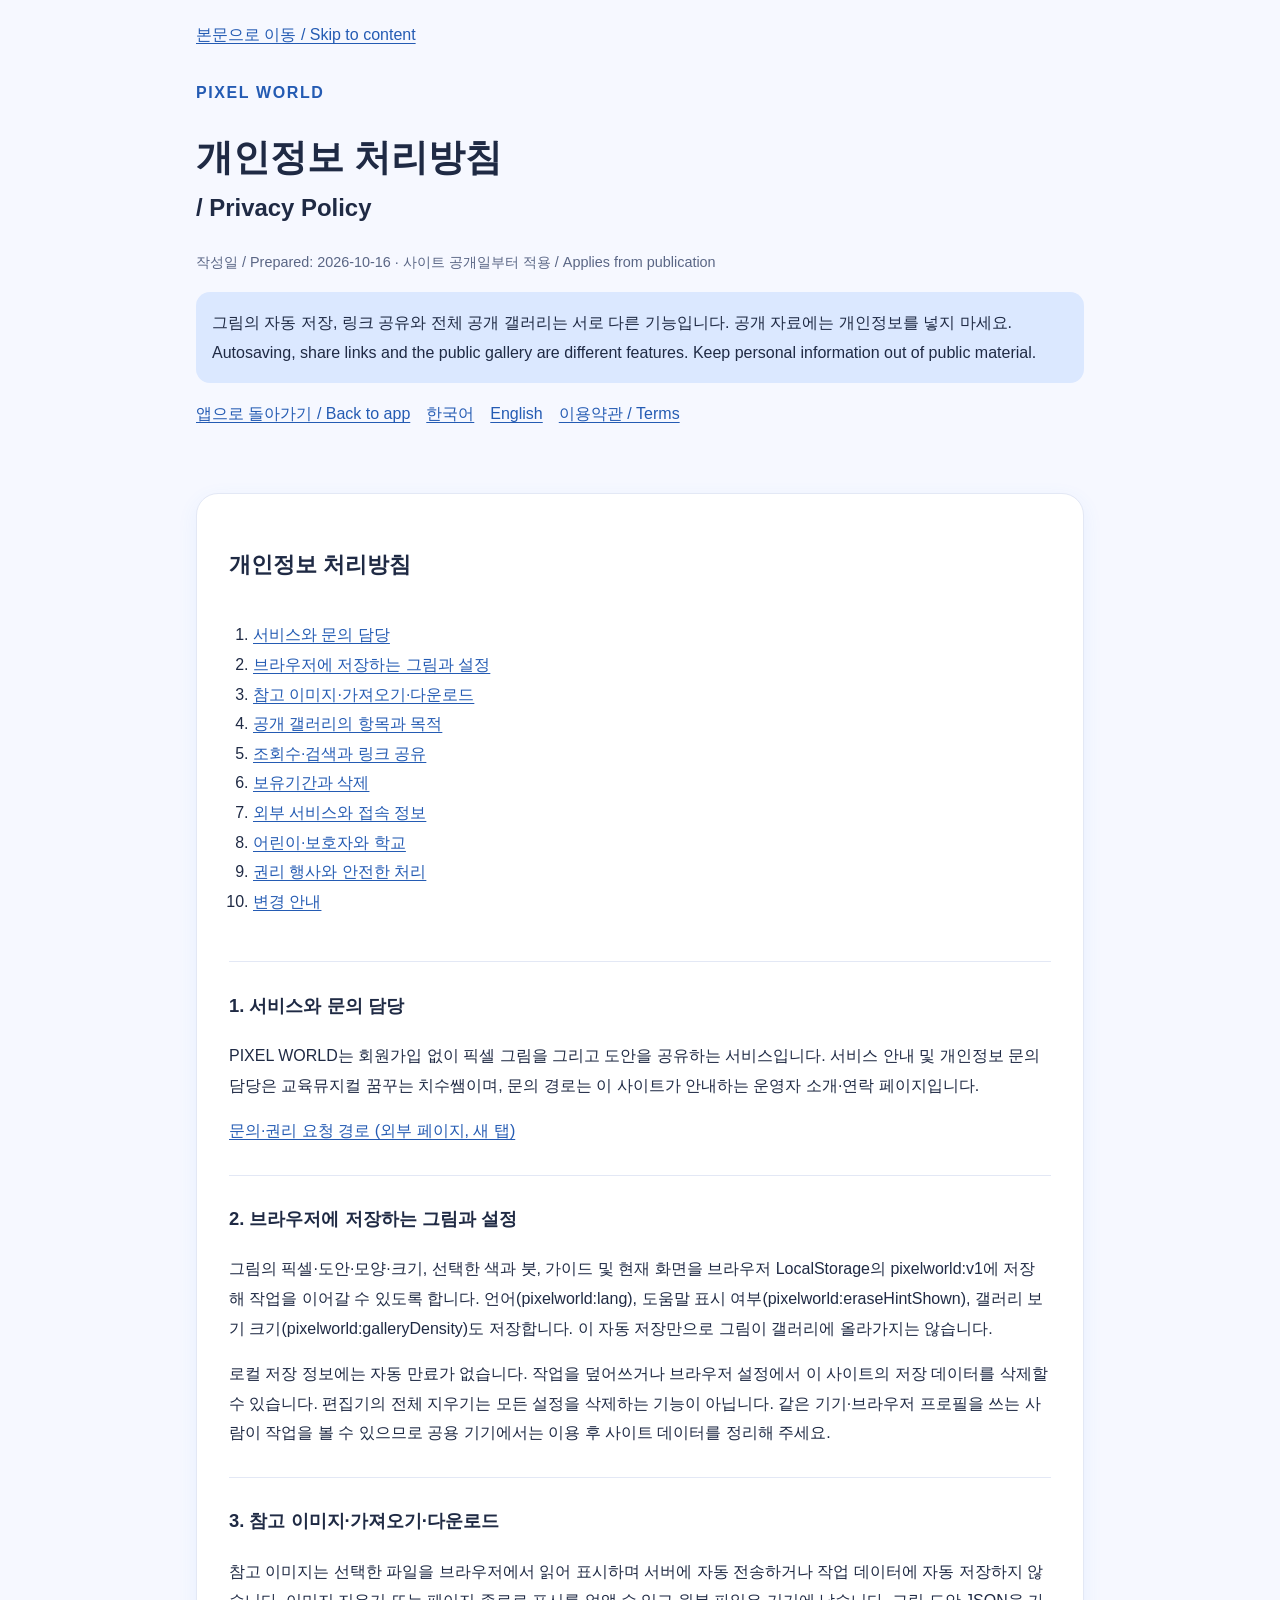
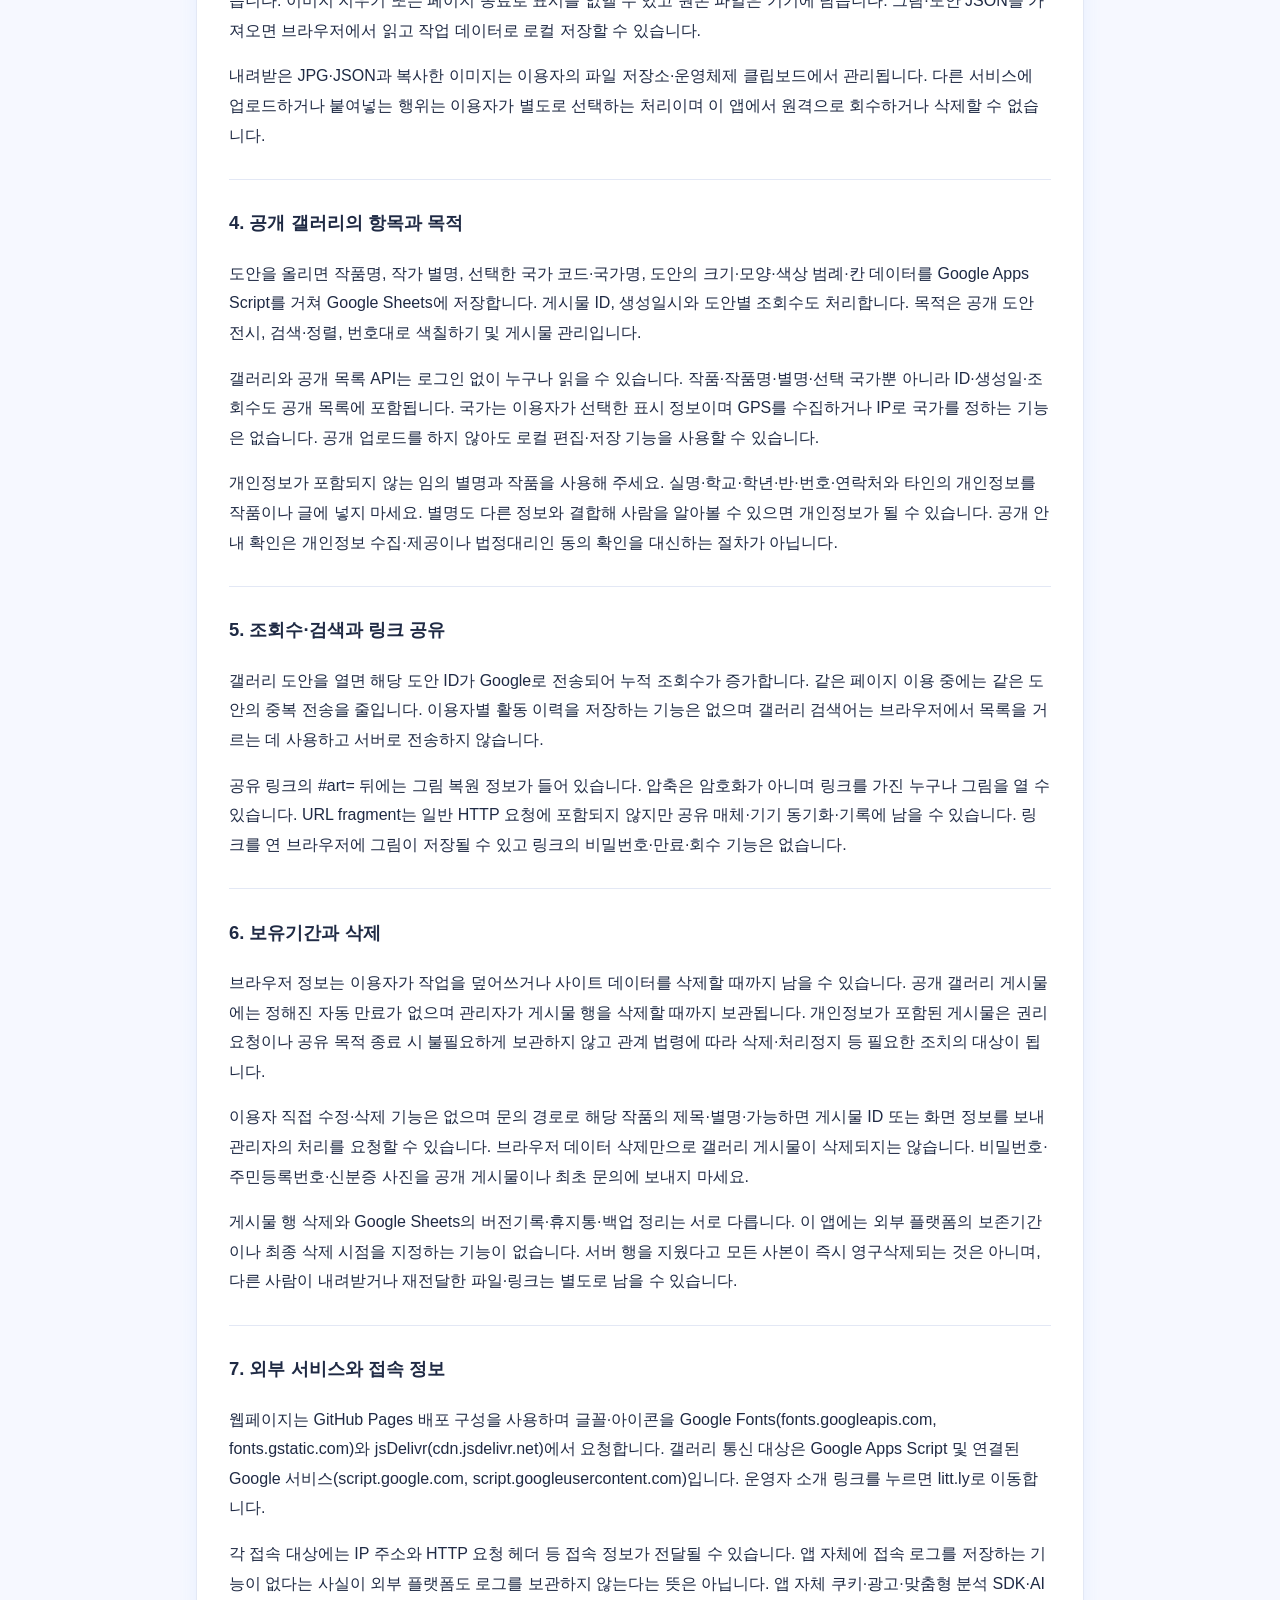
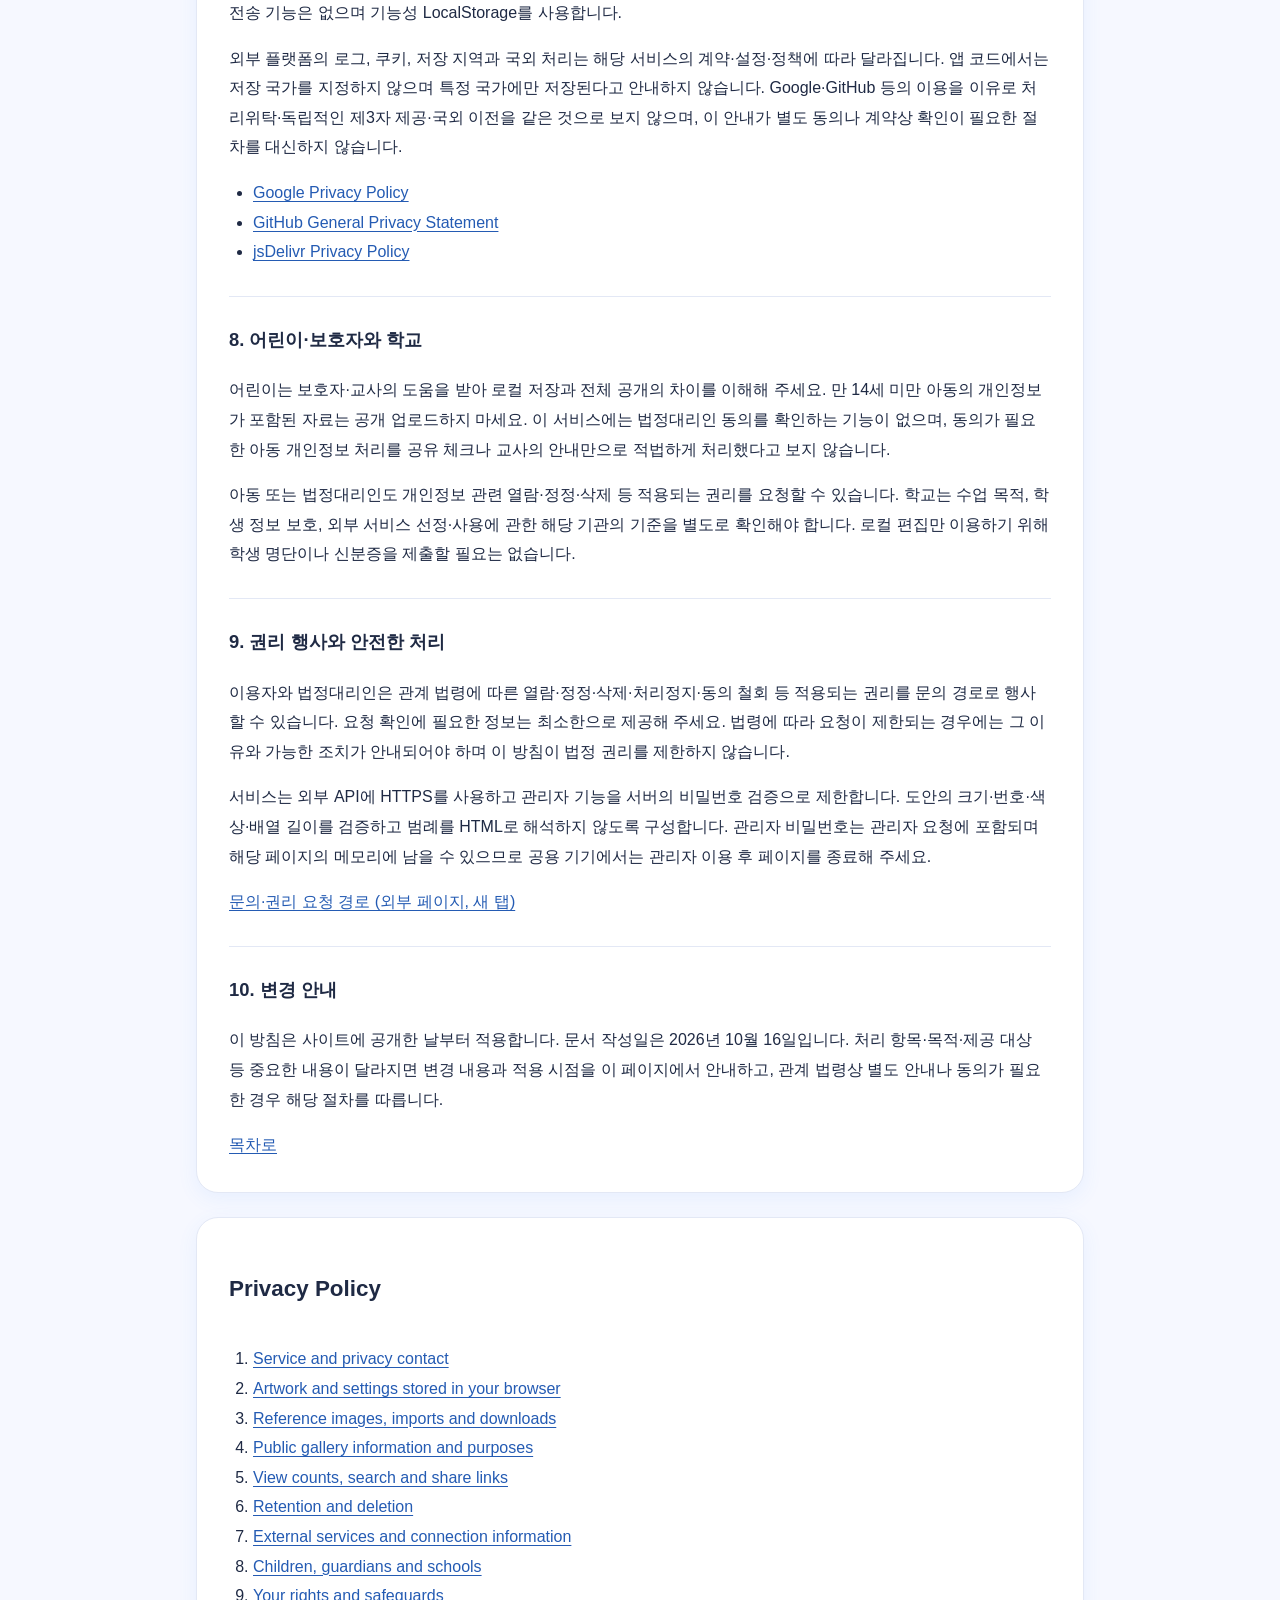
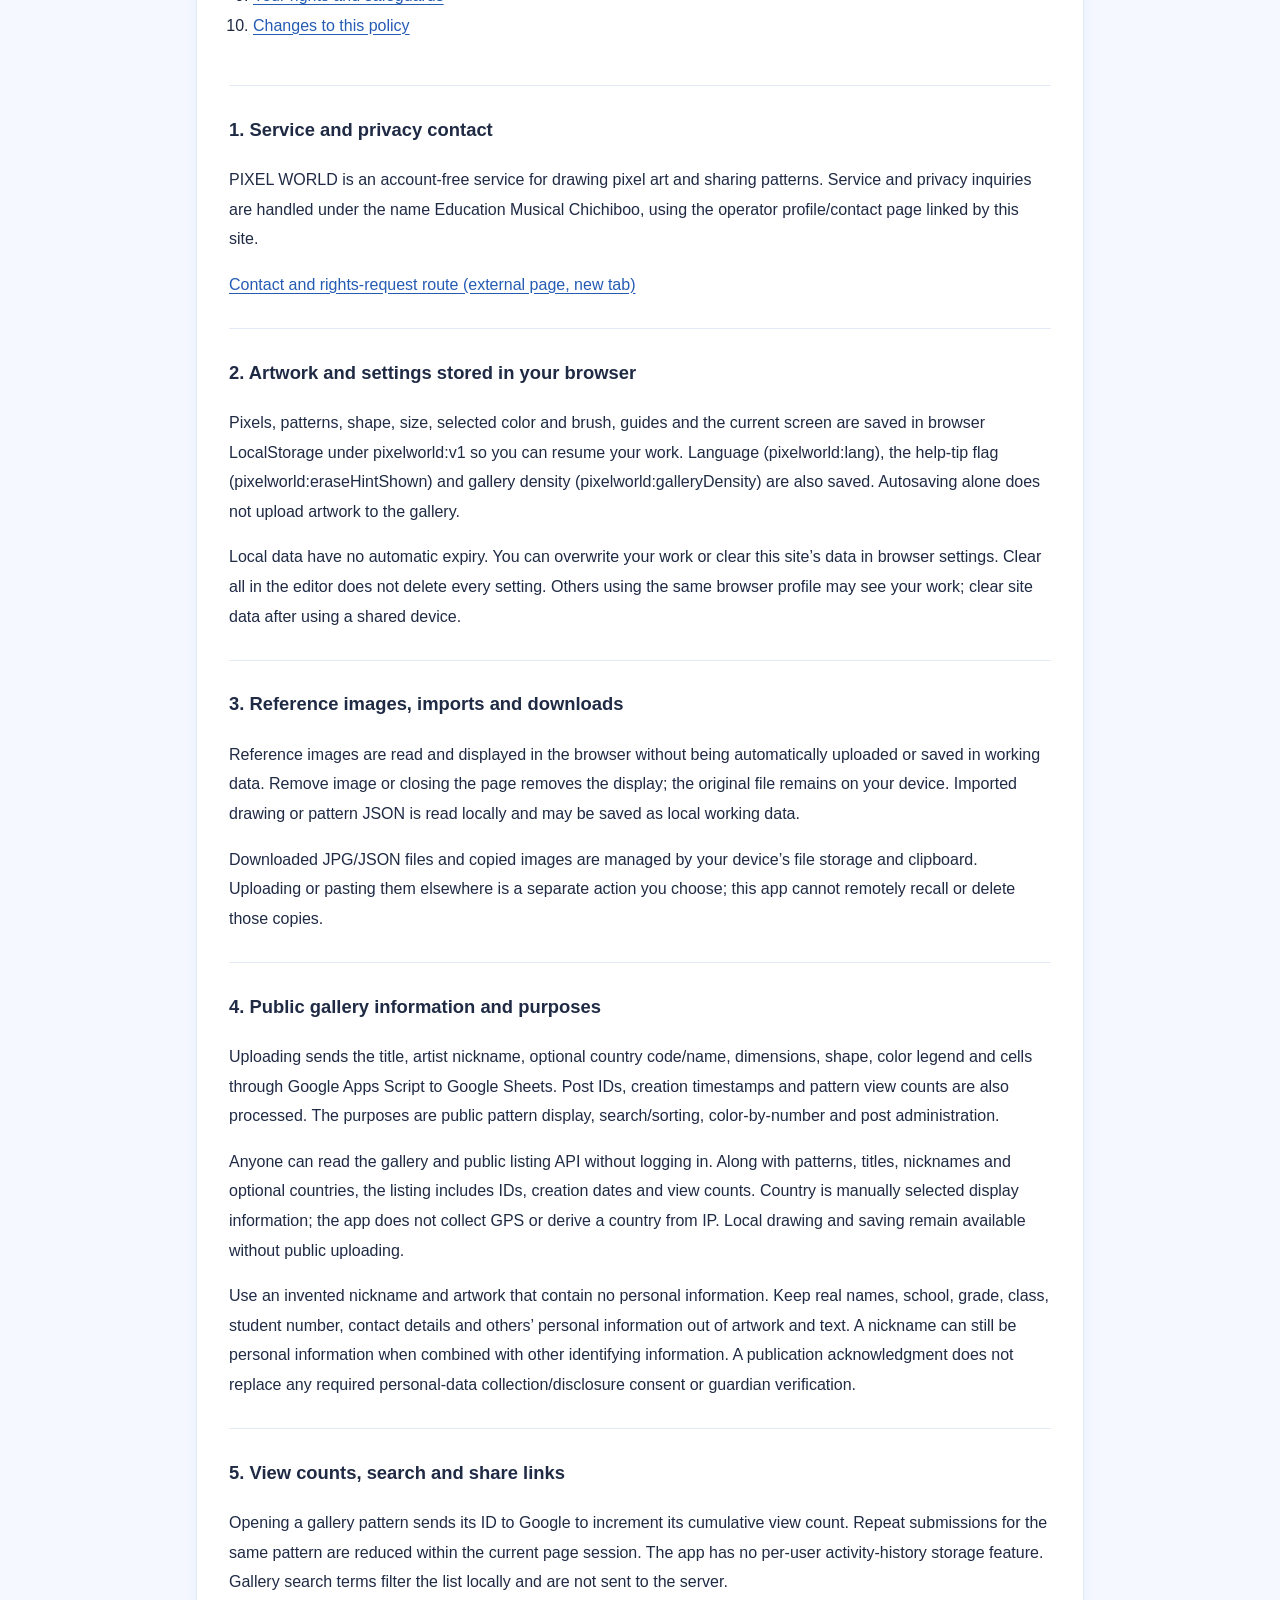
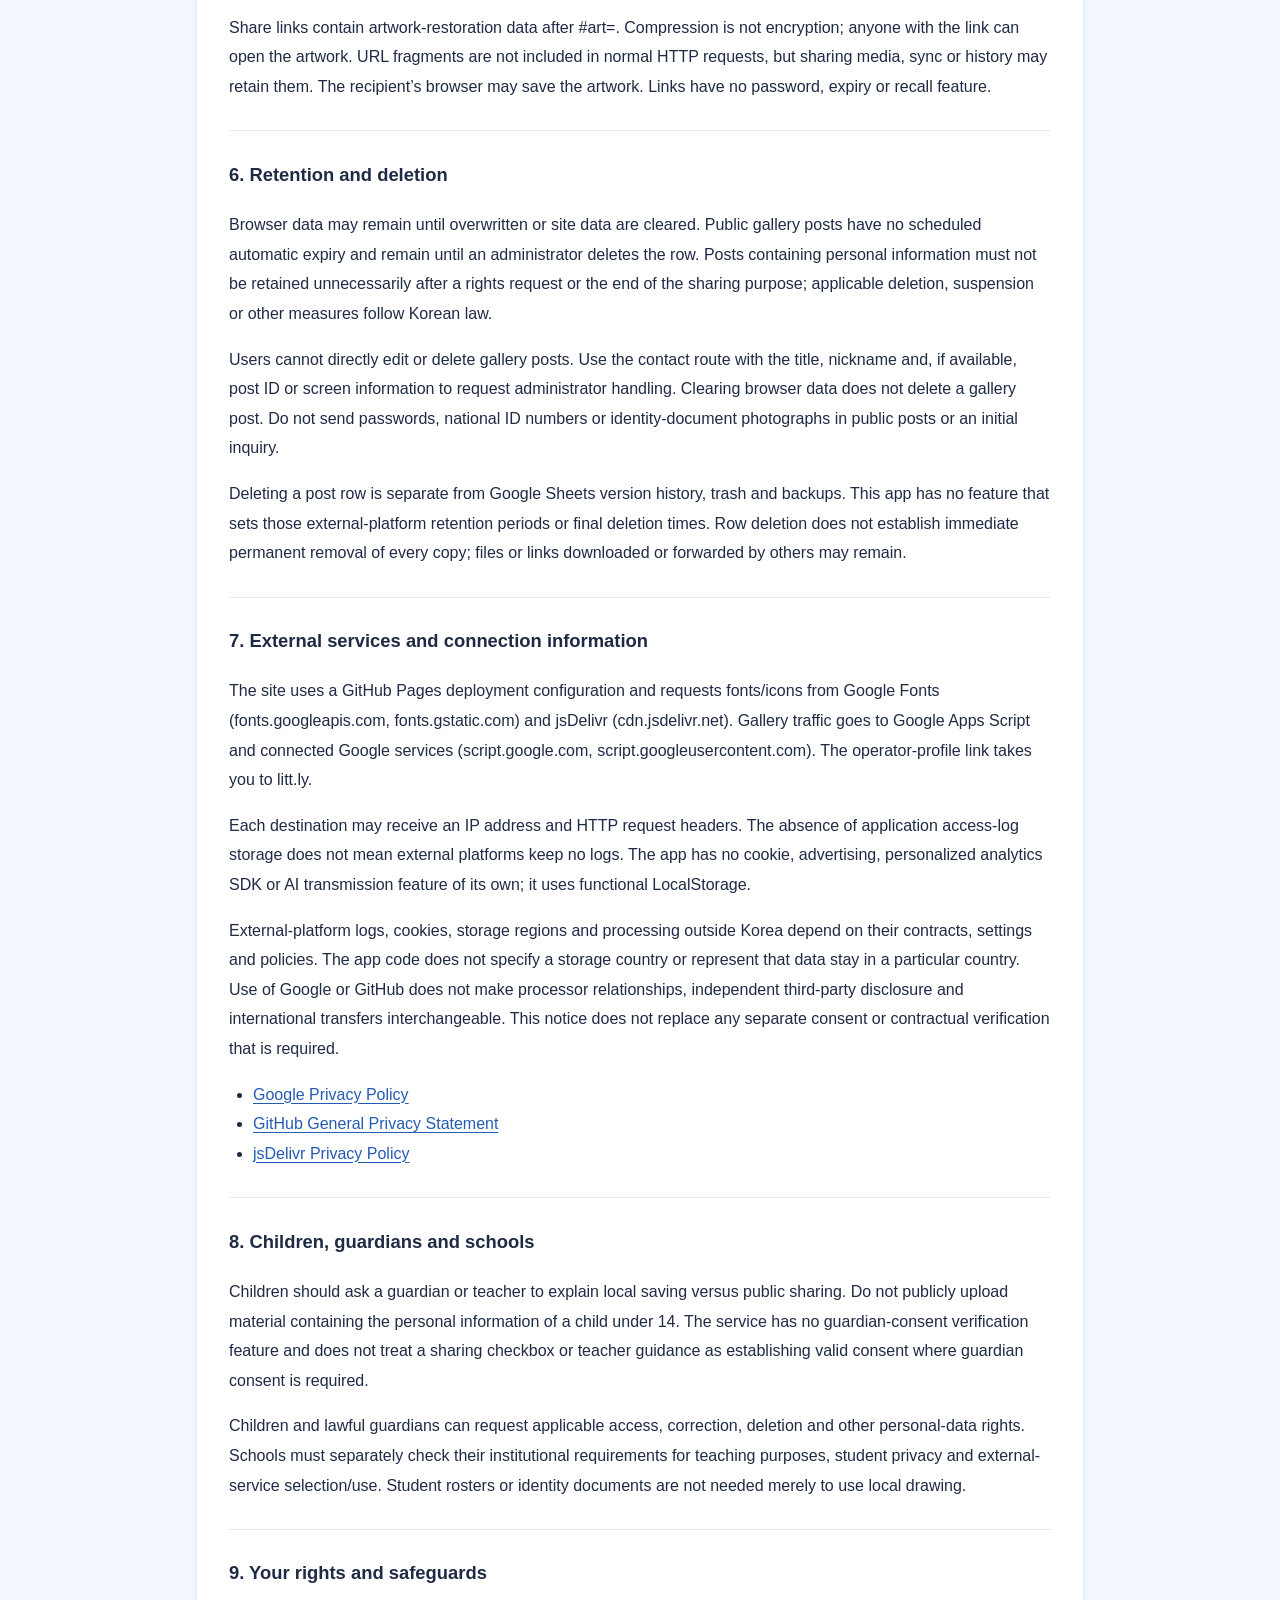
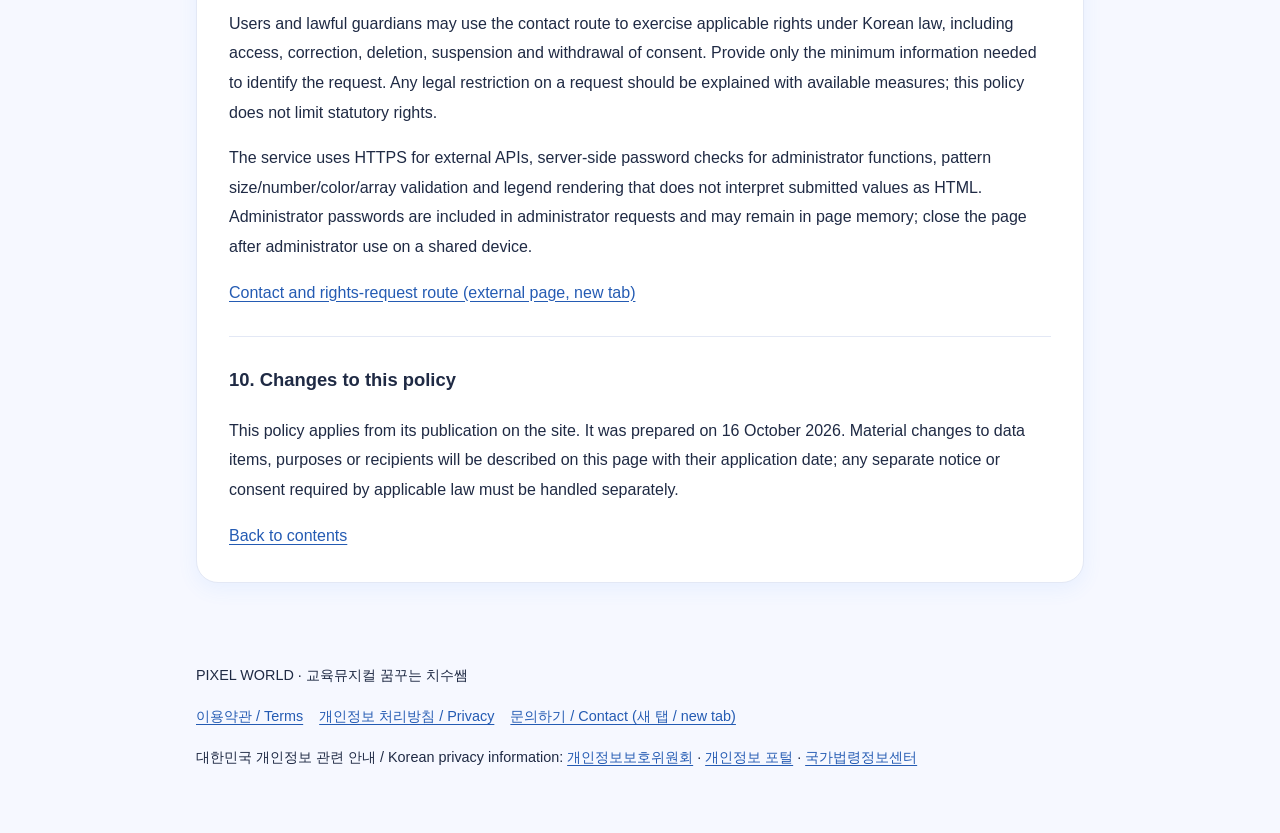
<file: privacy.html>
<!doctype html>
<html lang="ko">
<head>
  <meta charset="utf-8">
  <meta name="viewport" content="width=device-width, initial-scale=1">
  <meta name="description" content="PIXEL WORLD 개인정보 처리방침">
  <title>PIXEL WORLD · 개인정보 처리방침 / Privacy Policy</title>
  <link rel="icon" type="image/svg+xml" href="favicon.svg">
  <link rel="stylesheet" href="legal.css?v=1">
</head>
<body>
  <a class="skip" href="#main">본문으로 이동 / Skip to content</a>
  <header class="legal-header">
    <p class="brand">PIXEL WORLD</p>
    <h1>개인정보 처리방침 <span lang="en">/ Privacy Policy</span></h1>
    <p class="document-date">작성일 / Prepared: <time datetime="2026-10-16">2026-10-16</time> · 사이트 공개일부터 적용 / Applies from publication</p>
    <p class="notice"><span lang="ko">그림의 자동 저장, 링크 공유와 전체 공개 갤러리는 서로 다른 기능입니다. 공개 자료에는 개인정보를 넣지 마세요.</span><br><span lang="en">Autosaving, share links and the public gallery are different features. Keep personal information out of public material.</span></p>
    <nav aria-label="언어와 문서 / Languages and documents">
      <a href="index.html">앱으로 돌아가기 / Back to app</a>
      <a href="#ko" lang="ko">한국어</a><a href="#en" lang="en">English</a>
      <a href="terms.html">이용약관 / Terms</a>
    </nav>
  </header>
  <main id="main">
    <article lang="ko" id="ko">
      <h2>개인정보 처리방침</h2>
      <nav aria-label="목차 / Contents"><ol>
        <li><a href="#ko-1">서비스와 문의 담당</a></li>
        <li><a href="#ko-2">브라우저에 저장하는 그림과 설정</a></li>
        <li><a href="#ko-3">참고 이미지·가져오기·다운로드</a></li>
        <li><a href="#ko-4">공개 갤러리의 항목과 목적</a></li>
        <li><a href="#ko-5">조회수·검색과 링크 공유</a></li>
        <li><a href="#ko-6">보유기간과 삭제</a></li>
        <li><a href="#ko-7">외부 서비스와 접속 정보</a></li>
        <li><a href="#ko-8">어린이·보호자와 학교</a></li>
        <li><a href="#ko-9">권리 행사와 안전한 처리</a></li>
        <li><a href="#ko-10">변경 안내</a></li>
      </ol></nav>
      <section id="ko-1">
        <h3>1. 서비스와 문의 담당</h3>
        <p>PIXEL WORLD는 회원가입 없이 픽셀 그림을 그리고 도안을 공유하는 서비스입니다. 서비스 안내 및 개인정보 문의 담당은 교육뮤지컬 꿈꾸는 치수쌤이며, 문의 경로는 이 사이트가 안내하는 운영자 소개·연락 페이지입니다.</p>
        <p><a href="https://litt.ly/chichiboo" target="_blank" rel="noopener noreferrer">문의·권리 요청 경로 (외부 페이지, 새 탭)</a></p>
      </section>
      <section id="ko-2">
        <h3>2. 브라우저에 저장하는 그림과 설정</h3>
        <p>그림의 픽셀·도안·모양·크기, 선택한 색과 붓, 가이드 및 현재 화면을 브라우저 LocalStorage의 pixelworld:v1에 저장해 작업을 이어갈 수 있도록 합니다. 언어(pixelworld:lang), 도움말 표시 여부(pixelworld:eraseHintShown), 갤러리 보기 크기(pixelworld:galleryDensity)도 저장합니다. 이 자동 저장만으로 그림이 갤러리에 올라가지는 않습니다.</p>
        <p>로컬 저장 정보에는 자동 만료가 없습니다. 작업을 덮어쓰거나 브라우저 설정에서 이 사이트의 저장 데이터를 삭제할 수 있습니다. 편집기의 전체 지우기는 모든 설정을 삭제하는 기능이 아닙니다. 같은 기기·브라우저 프로필을 쓰는 사람이 작업을 볼 수 있으므로 공용 기기에서는 이용 후 사이트 데이터를 정리해 주세요.</p>
      </section>
      <section id="ko-3">
        <h3>3. 참고 이미지·가져오기·다운로드</h3>
        <p>참고 이미지는 선택한 파일을 브라우저에서 읽어 표시하며 서버에 자동 전송하거나 작업 데이터에 자동 저장하지 않습니다. 이미지 지우기 또는 페이지 종료로 표시를 없앨 수 있고 원본 파일은 기기에 남습니다. 그림·도안 JSON을 가져오면 브라우저에서 읽고 작업 데이터로 로컬 저장할 수 있습니다.</p>
        <p>내려받은 JPG·JSON과 복사한 이미지는 이용자의 파일 저장소·운영체제 클립보드에서 관리됩니다. 다른 서비스에 업로드하거나 붙여넣는 행위는 이용자가 별도로 선택하는 처리이며 이 앱에서 원격으로 회수하거나 삭제할 수 없습니다.</p>
      </section>
      <section id="ko-4">
        <h3>4. 공개 갤러리의 항목과 목적</h3>
        <p>도안을 올리면 작품명, 작가 별명, 선택한 국가 코드·국가명, 도안의 크기·모양·색상 범례·칸 데이터를 Google Apps Script를 거쳐 Google Sheets에 저장합니다. 게시물 ID, 생성일시와 도안별 조회수도 처리합니다. 목적은 공개 도안 전시, 검색·정렬, 번호대로 색칠하기 및 게시물 관리입니다.</p>
        <p>갤러리와 공개 목록 API는 로그인 없이 누구나 읽을 수 있습니다. 작품·작품명·별명·선택 국가뿐 아니라 ID·생성일·조회수도 공개 목록에 포함됩니다. 국가는 이용자가 선택한 표시 정보이며 GPS를 수집하거나 IP로 국가를 정하는 기능은 없습니다. 공개 업로드를 하지 않아도 로컬 편집·저장 기능을 사용할 수 있습니다.</p>
        <p>개인정보가 포함되지 않는 임의 별명과 작품을 사용해 주세요. 실명·학교·학년·반·번호·연락처와 타인의 개인정보를 작품이나 글에 넣지 마세요. 별명도 다른 정보와 결합해 사람을 알아볼 수 있으면 개인정보가 될 수 있습니다. 공개 안내 확인은 개인정보 수집·제공이나 법정대리인 동의 확인을 대신하는 절차가 아닙니다.</p>
      </section>
      <section id="ko-5">
        <h3>5. 조회수·검색과 링크 공유</h3>
        <p>갤러리 도안을 열면 해당 도안 ID가 Google로 전송되어 누적 조회수가 증가합니다. 같은 페이지 이용 중에는 같은 도안의 중복 전송을 줄입니다. 이용자별 활동 이력을 저장하는 기능은 없으며 갤러리 검색어는 브라우저에서 목록을 거르는 데 사용하고 서버로 전송하지 않습니다.</p>
        <p>공유 링크의 #art= 뒤에는 그림 복원 정보가 들어 있습니다. 압축은 암호화가 아니며 링크를 가진 누구나 그림을 열 수 있습니다. URL fragment는 일반 HTTP 요청에 포함되지 않지만 공유 매체·기기 동기화·기록에 남을 수 있습니다. 링크를 연 브라우저에 그림이 저장될 수 있고 링크의 비밀번호·만료·회수 기능은 없습니다.</p>
      </section>
      <section id="ko-6">
        <h3>6. 보유기간과 삭제</h3>
        <p>브라우저 정보는 이용자가 작업을 덮어쓰거나 사이트 데이터를 삭제할 때까지 남을 수 있습니다. 공개 갤러리 게시물에는 정해진 자동 만료가 없으며 관리자가 게시물 행을 삭제할 때까지 보관됩니다. 개인정보가 포함된 게시물은 권리 요청이나 공유 목적 종료 시 불필요하게 보관하지 않고 관계 법령에 따라 삭제·처리정지 등 필요한 조치의 대상이 됩니다.</p>
        <p>이용자 직접 수정·삭제 기능은 없으며 문의 경로로 해당 작품의 제목·별명·가능하면 게시물 ID 또는 화면 정보를 보내 관리자의 처리를 요청할 수 있습니다. 브라우저 데이터 삭제만으로 갤러리 게시물이 삭제되지는 않습니다. 비밀번호·주민등록번호·신분증 사진을 공개 게시물이나 최초 문의에 보내지 마세요.</p>
        <p>게시물 행 삭제와 Google Sheets의 버전기록·휴지통·백업 정리는 서로 다릅니다. 이 앱에는 외부 플랫폼의 보존기간이나 최종 삭제 시점을 지정하는 기능이 없습니다. 서버 행을 지웠다고 모든 사본이 즉시 영구삭제되는 것은 아니며, 다른 사람이 내려받거나 재전달한 파일·링크는 별도로 남을 수 있습니다.</p>
      </section>
      <section id="ko-7">
        <h3>7. 외부 서비스와 접속 정보</h3>
        <p>웹페이지는 GitHub Pages 배포 구성을 사용하며 글꼴·아이콘을 Google Fonts(fonts.googleapis.com, fonts.gstatic.com)와 jsDelivr(cdn.jsdelivr.net)에서 요청합니다. 갤러리 통신 대상은 Google Apps Script 및 연결된 Google 서비스(script.google.com, script.googleusercontent.com)입니다. 운영자 소개 링크를 누르면 litt.ly로 이동합니다.</p>
        <p>각 접속 대상에는 IP 주소와 HTTP 요청 헤더 등 접속 정보가 전달될 수 있습니다. 앱 자체에 접속 로그를 저장하는 기능이 없다는 사실이 외부 플랫폼도 로그를 보관하지 않는다는 뜻은 아닙니다. 앱 자체 쿠키·광고·맞춤형 분석 SDK·AI 전송 기능은 없으며 기능성 LocalStorage를 사용합니다.</p>
        <p>외부 플랫폼의 로그, 쿠키, 저장 지역과 국외 처리는 해당 서비스의 계약·설정·정책에 따라 달라집니다. 앱 코드에서는 저장 국가를 지정하지 않으며 특정 국가에만 저장된다고 안내하지 않습니다. Google·GitHub 등의 이용을 이유로 처리위탁·독립적인 제3자 제공·국외 이전을 같은 것으로 보지 않으며, 이 안내가 별도 동의나 계약상 확인이 필요한 절차를 대신하지 않습니다.</p>
        <ul class="external-policies"><li><a href="https://policies.google.com/privacy">Google Privacy Policy</a></li><li><a href="https://docs.github.com/en/site-policy/privacy-policies/github-general-privacy-statement">GitHub General Privacy Statement</a></li><li><a href="https://www.jsdelivr.com/terms/privacy-policy">jsDelivr Privacy Policy</a></li></ul>
      </section>
      <section id="ko-8">
        <h3>8. 어린이·보호자와 학교</h3>
        <p>어린이는 보호자·교사의 도움을 받아 로컬 저장과 전체 공개의 차이를 이해해 주세요. 만 14세 미만 아동의 개인정보가 포함된 자료는 공개 업로드하지 마세요. 이 서비스에는 법정대리인 동의를 확인하는 기능이 없으며, 동의가 필요한 아동 개인정보 처리를 공유 체크나 교사의 안내만으로 적법하게 처리했다고 보지 않습니다.</p>
        <p>아동 또는 법정대리인도 개인정보 관련 열람·정정·삭제 등 적용되는 권리를 요청할 수 있습니다. 학교는 수업 목적, 학생 정보 보호, 외부 서비스 선정·사용에 관한 해당 기관의 기준을 별도로 확인해야 합니다. 로컬 편집만 이용하기 위해 학생 명단이나 신분증을 제출할 필요는 없습니다.</p>
      </section>
      <section id="ko-9">
        <h3>9. 권리 행사와 안전한 처리</h3>
        <p>이용자와 법정대리인은 관계 법령에 따른 열람·정정·삭제·처리정지·동의 철회 등 적용되는 권리를 문의 경로로 행사할 수 있습니다. 요청 확인에 필요한 정보는 최소한으로 제공해 주세요. 법령에 따라 요청이 제한되는 경우에는 그 이유와 가능한 조치가 안내되어야 하며 이 방침이 법정 권리를 제한하지 않습니다.</p>
        <p>서비스는 외부 API에 HTTPS를 사용하고 관리자 기능을 서버의 비밀번호 검증으로 제한합니다. 도안의 크기·번호·색상·배열 길이를 검증하고 범례를 HTML로 해석하지 않도록 구성합니다. 관리자 비밀번호는 관리자 요청에 포함되며 해당 페이지의 메모리에 남을 수 있으므로 공용 기기에서는 관리자 이용 후 페이지를 종료해 주세요.</p>
        <p><a href="https://litt.ly/chichiboo" target="_blank" rel="noopener noreferrer">문의·권리 요청 경로 (외부 페이지, 새 탭)</a></p>
      </section>
      <section id="ko-10">
        <h3>10. 변경 안내</h3>
        <p>이 방침은 사이트에 공개한 날부터 적용합니다. 문서 작성일은 2026년 10월 16일입니다. 처리 항목·목적·제공 대상 등 중요한 내용이 달라지면 변경 내용과 적용 시점을 이 페이지에서 안내하고, 관계 법령상 별도 안내나 동의가 필요한 경우 해당 절차를 따릅니다.</p>
      </section>
      <a href="#ko">목차로</a>
    </article>
    <article lang="en" id="en">
      <h2>Privacy Policy</h2>
      <nav aria-label="목차 / Contents"><ol>
        <li><a href="#en-1">Service and privacy contact</a></li>
        <li><a href="#en-2">Artwork and settings stored in your browser</a></li>
        <li><a href="#en-3">Reference images, imports and downloads</a></li>
        <li><a href="#en-4">Public gallery information and purposes</a></li>
        <li><a href="#en-5">View counts, search and share links</a></li>
        <li><a href="#en-6">Retention and deletion</a></li>
        <li><a href="#en-7">External services and connection information</a></li>
        <li><a href="#en-8">Children, guardians and schools</a></li>
        <li><a href="#en-9">Your rights and safeguards</a></li>
        <li><a href="#en-10">Changes to this policy</a></li>
      </ol></nav>
      <section id="en-1">
        <h3>1. Service and privacy contact</h3>
        <p>PIXEL WORLD is an account-free service for drawing pixel art and sharing patterns. Service and privacy inquiries are handled under the name Education Musical Chichiboo, using the operator profile/contact page linked by this site.</p>
        <p><a href="https://litt.ly/chichiboo" target="_blank" rel="noopener noreferrer">Contact and rights-request route (external page, new tab)</a></p>
      </section>
      <section id="en-2">
        <h3>2. Artwork and settings stored in your browser</h3>
        <p>Pixels, patterns, shape, size, selected color and brush, guides and the current screen are saved in browser LocalStorage under pixelworld:v1 so you can resume your work. Language (pixelworld:lang), the help-tip flag (pixelworld:eraseHintShown) and gallery density (pixelworld:galleryDensity) are also saved. Autosaving alone does not upload artwork to the gallery.</p>
        <p>Local data have no automatic expiry. You can overwrite your work or clear this site’s data in browser settings. Clear all in the editor does not delete every setting. Others using the same browser profile may see your work; clear site data after using a shared device.</p>
      </section>
      <section id="en-3">
        <h3>3. Reference images, imports and downloads</h3>
        <p>Reference images are read and displayed in the browser without being automatically uploaded or saved in working data. Remove image or closing the page removes the display; the original file remains on your device. Imported drawing or pattern JSON is read locally and may be saved as local working data.</p>
        <p>Downloaded JPG/JSON files and copied images are managed by your device’s file storage and clipboard. Uploading or pasting them elsewhere is a separate action you choose; this app cannot remotely recall or delete those copies.</p>
      </section>
      <section id="en-4">
        <h3>4. Public gallery information and purposes</h3>
        <p>Uploading sends the title, artist nickname, optional country code/name, dimensions, shape, color legend and cells through Google Apps Script to Google Sheets. Post IDs, creation timestamps and pattern view counts are also processed. The purposes are public pattern display, search/sorting, color-by-number and post administration.</p>
        <p>Anyone can read the gallery and public listing API without logging in. Along with patterns, titles, nicknames and optional countries, the listing includes IDs, creation dates and view counts. Country is manually selected display information; the app does not collect GPS or derive a country from IP. Local drawing and saving remain available without public uploading.</p>
        <p>Use an invented nickname and artwork that contain no personal information. Keep real names, school, grade, class, student number, contact details and others’ personal information out of artwork and text. A nickname can still be personal information when combined with other identifying information. A publication acknowledgment does not replace any required personal-data collection/disclosure consent or guardian verification.</p>
      </section>
      <section id="en-5">
        <h3>5. View counts, search and share links</h3>
        <p>Opening a gallery pattern sends its ID to Google to increment its cumulative view count. Repeat submissions for the same pattern are reduced within the current page session. The app has no per-user activity-history storage feature. Gallery search terms filter the list locally and are not sent to the server.</p>
        <p>Share links contain artwork-restoration data after #art=. Compression is not encryption; anyone with the link can open the artwork. URL fragments are not included in normal HTTP requests, but sharing media, sync or history may retain them. The recipient’s browser may save the artwork. Links have no password, expiry or recall feature.</p>
      </section>
      <section id="en-6">
        <h3>6. Retention and deletion</h3>
        <p>Browser data may remain until overwritten or site data are cleared. Public gallery posts have no scheduled automatic expiry and remain until an administrator deletes the row. Posts containing personal information must not be retained unnecessarily after a rights request or the end of the sharing purpose; applicable deletion, suspension or other measures follow Korean law.</p>
        <p>Users cannot directly edit or delete gallery posts. Use the contact route with the title, nickname and, if available, post ID or screen information to request administrator handling. Clearing browser data does not delete a gallery post. Do not send passwords, national ID numbers or identity-document photographs in public posts or an initial inquiry.</p>
        <p>Deleting a post row is separate from Google Sheets version history, trash and backups. This app has no feature that sets those external-platform retention periods or final deletion times. Row deletion does not establish immediate permanent removal of every copy; files or links downloaded or forwarded by others may remain.</p>
      </section>
      <section id="en-7">
        <h3>7. External services and connection information</h3>
        <p>The site uses a GitHub Pages deployment configuration and requests fonts/icons from Google Fonts (fonts.googleapis.com, fonts.gstatic.com) and jsDelivr (cdn.jsdelivr.net). Gallery traffic goes to Google Apps Script and connected Google services (script.google.com, script.googleusercontent.com). The operator-profile link takes you to litt.ly.</p>
        <p>Each destination may receive an IP address and HTTP request headers. The absence of application access-log storage does not mean external platforms keep no logs. The app has no cookie, advertising, personalized analytics SDK or AI transmission feature of its own; it uses functional LocalStorage.</p>
        <p>External-platform logs, cookies, storage regions and processing outside Korea depend on their contracts, settings and policies. The app code does not specify a storage country or represent that data stay in a particular country. Use of Google or GitHub does not make processor relationships, independent third-party disclosure and international transfers interchangeable. This notice does not replace any separate consent or contractual verification that is required.</p>
        <ul class="external-policies"><li><a href="https://policies.google.com/privacy">Google Privacy Policy</a></li><li><a href="https://docs.github.com/en/site-policy/privacy-policies/github-general-privacy-statement">GitHub General Privacy Statement</a></li><li><a href="https://www.jsdelivr.com/terms/privacy-policy">jsDelivr Privacy Policy</a></li></ul>
      </section>
      <section id="en-8">
        <h3>8. Children, guardians and schools</h3>
        <p>Children should ask a guardian or teacher to explain local saving versus public sharing. Do not publicly upload material containing the personal information of a child under 14. The service has no guardian-consent verification feature and does not treat a sharing checkbox or teacher guidance as establishing valid consent where guardian consent is required.</p>
        <p>Children and lawful guardians can request applicable access, correction, deletion and other personal-data rights. Schools must separately check their institutional requirements for teaching purposes, student privacy and external-service selection/use. Student rosters or identity documents are not needed merely to use local drawing.</p>
      </section>
      <section id="en-9">
        <h3>9. Your rights and safeguards</h3>
        <p>Users and lawful guardians may use the contact route to exercise applicable rights under Korean law, including access, correction, deletion, suspension and withdrawal of consent. Provide only the minimum information needed to identify the request. Any legal restriction on a request should be explained with available measures; this policy does not limit statutory rights.</p>
        <p>The service uses HTTPS for external APIs, server-side password checks for administrator functions, pattern size/number/color/array validation and legend rendering that does not interpret submitted values as HTML. Administrator passwords are included in administrator requests and may remain in page memory; close the page after administrator use on a shared device.</p>
        <p><a href="https://litt.ly/chichiboo" target="_blank" rel="noopener noreferrer">Contact and rights-request route (external page, new tab)</a></p>
      </section>
      <section id="en-10">
        <h3>10. Changes to this policy</h3>
        <p>This policy applies from its publication on the site. It was prepared on 16 October 2026. Material changes to data items, purposes or recipients will be described on this page with their application date; any separate notice or consent required by applicable law must be handled separately.</p>
      </section>
      <a href="#en">Back to contents</a>
    </article>
  </main>
  <footer class="legal-footer">
    <p>PIXEL WORLD · 교육뮤지컬 꿈꾸는 치수쌤</p>
    <nav aria-label="관련 안내 / Related information"><a href="terms.html">이용약관 / Terms</a><a href="privacy.html">개인정보 처리방침 / Privacy</a><a href="https://litt.ly/chichiboo" target="_blank" rel="noopener noreferrer">문의하기 / Contact (새 탭 / new tab)</a></nav>
    <p>대한민국 개인정보 관련 안내 / Korean privacy information: <a href="https://www.pipc.go.kr/">개인정보보호위원회</a> · <a href="https://www.privacy.go.kr/">개인정보 포털</a> · <a href="https://www.law.go.kr/">국가법령정보센터</a></p>
  </footer>
</body>
</html>
</file>
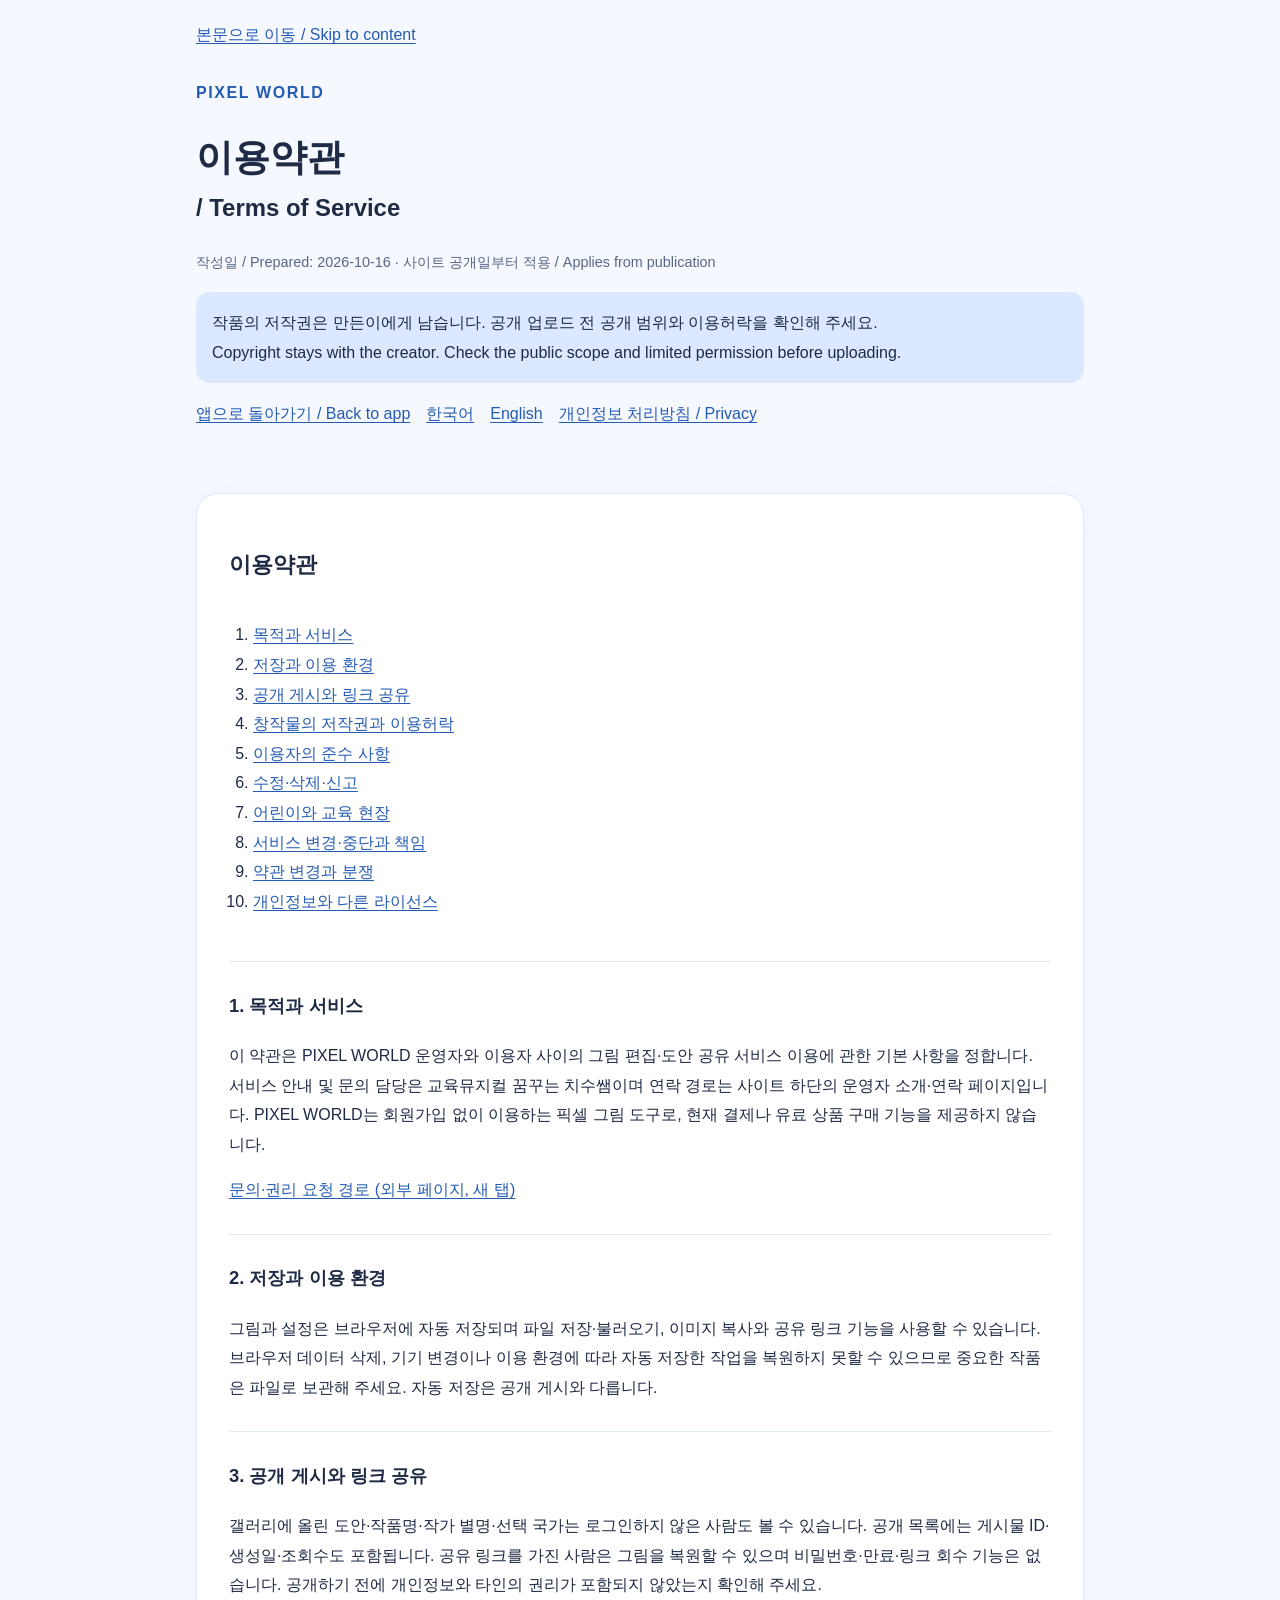
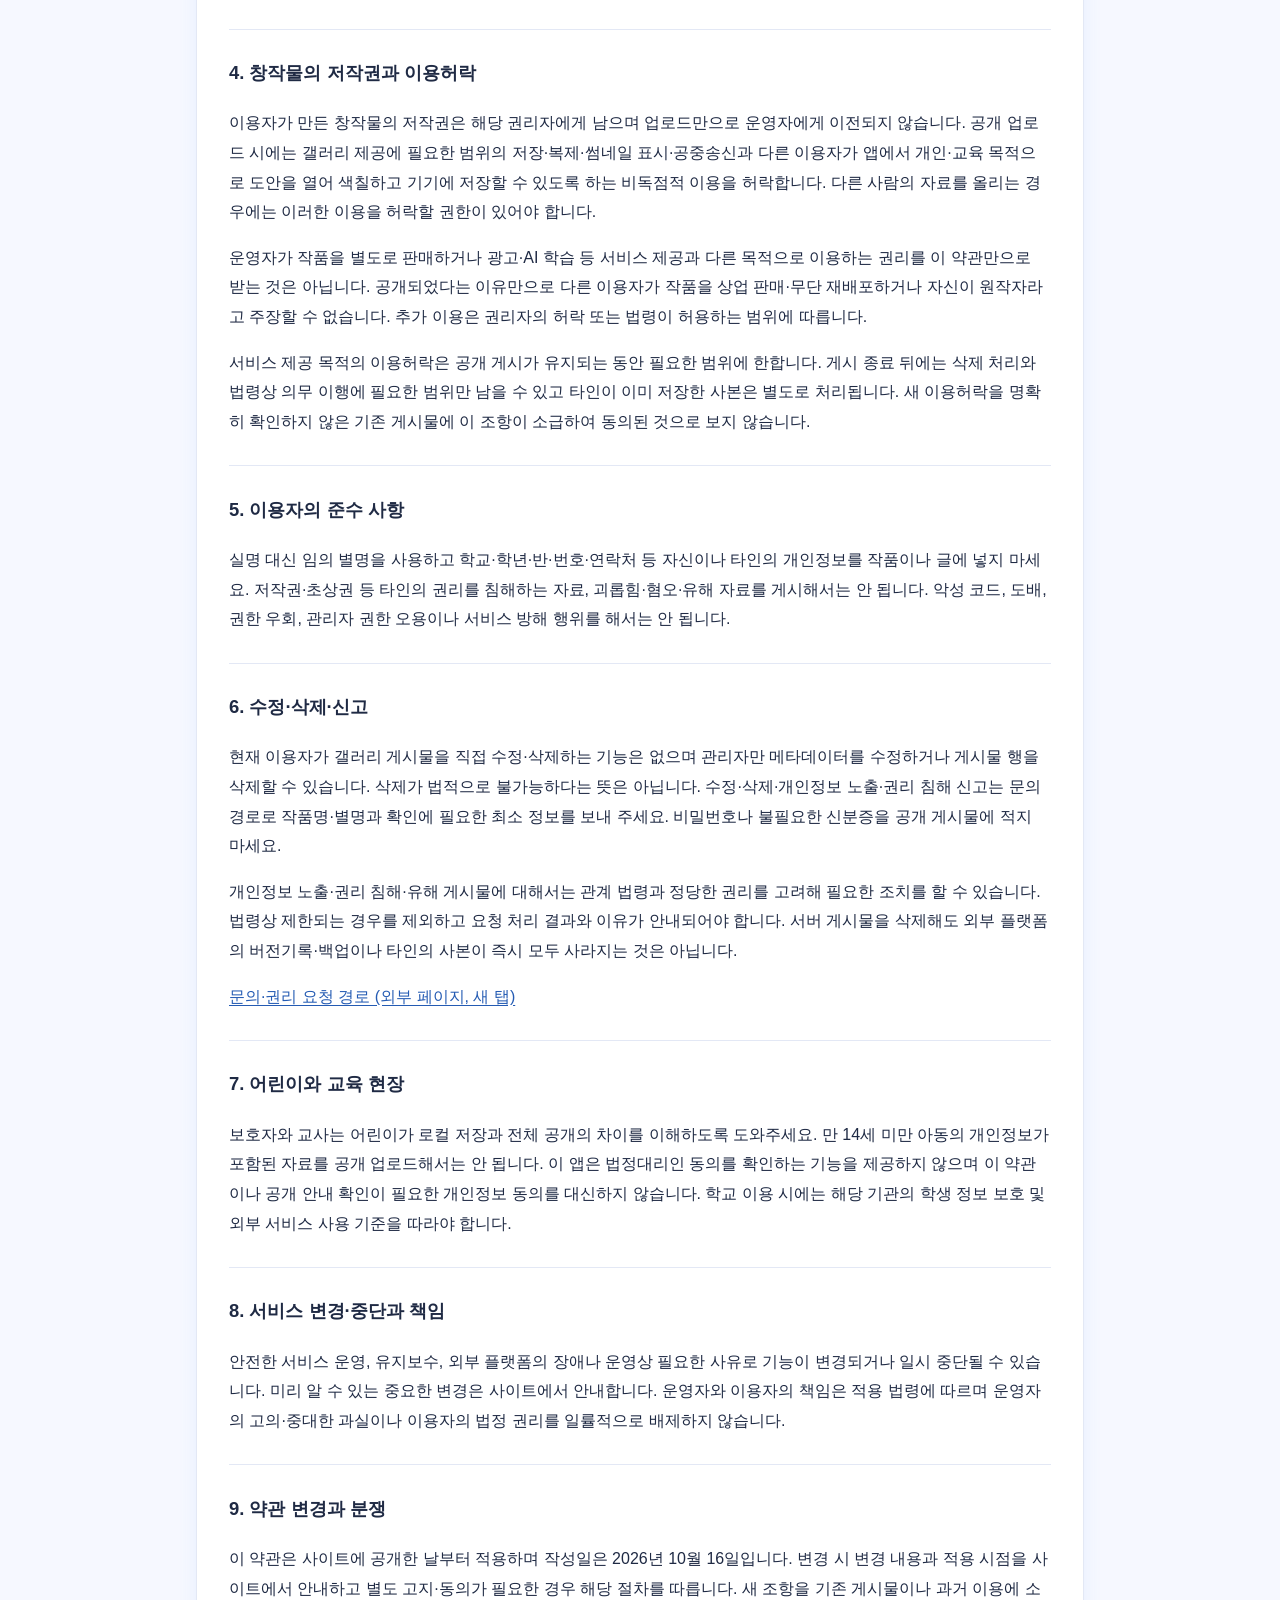
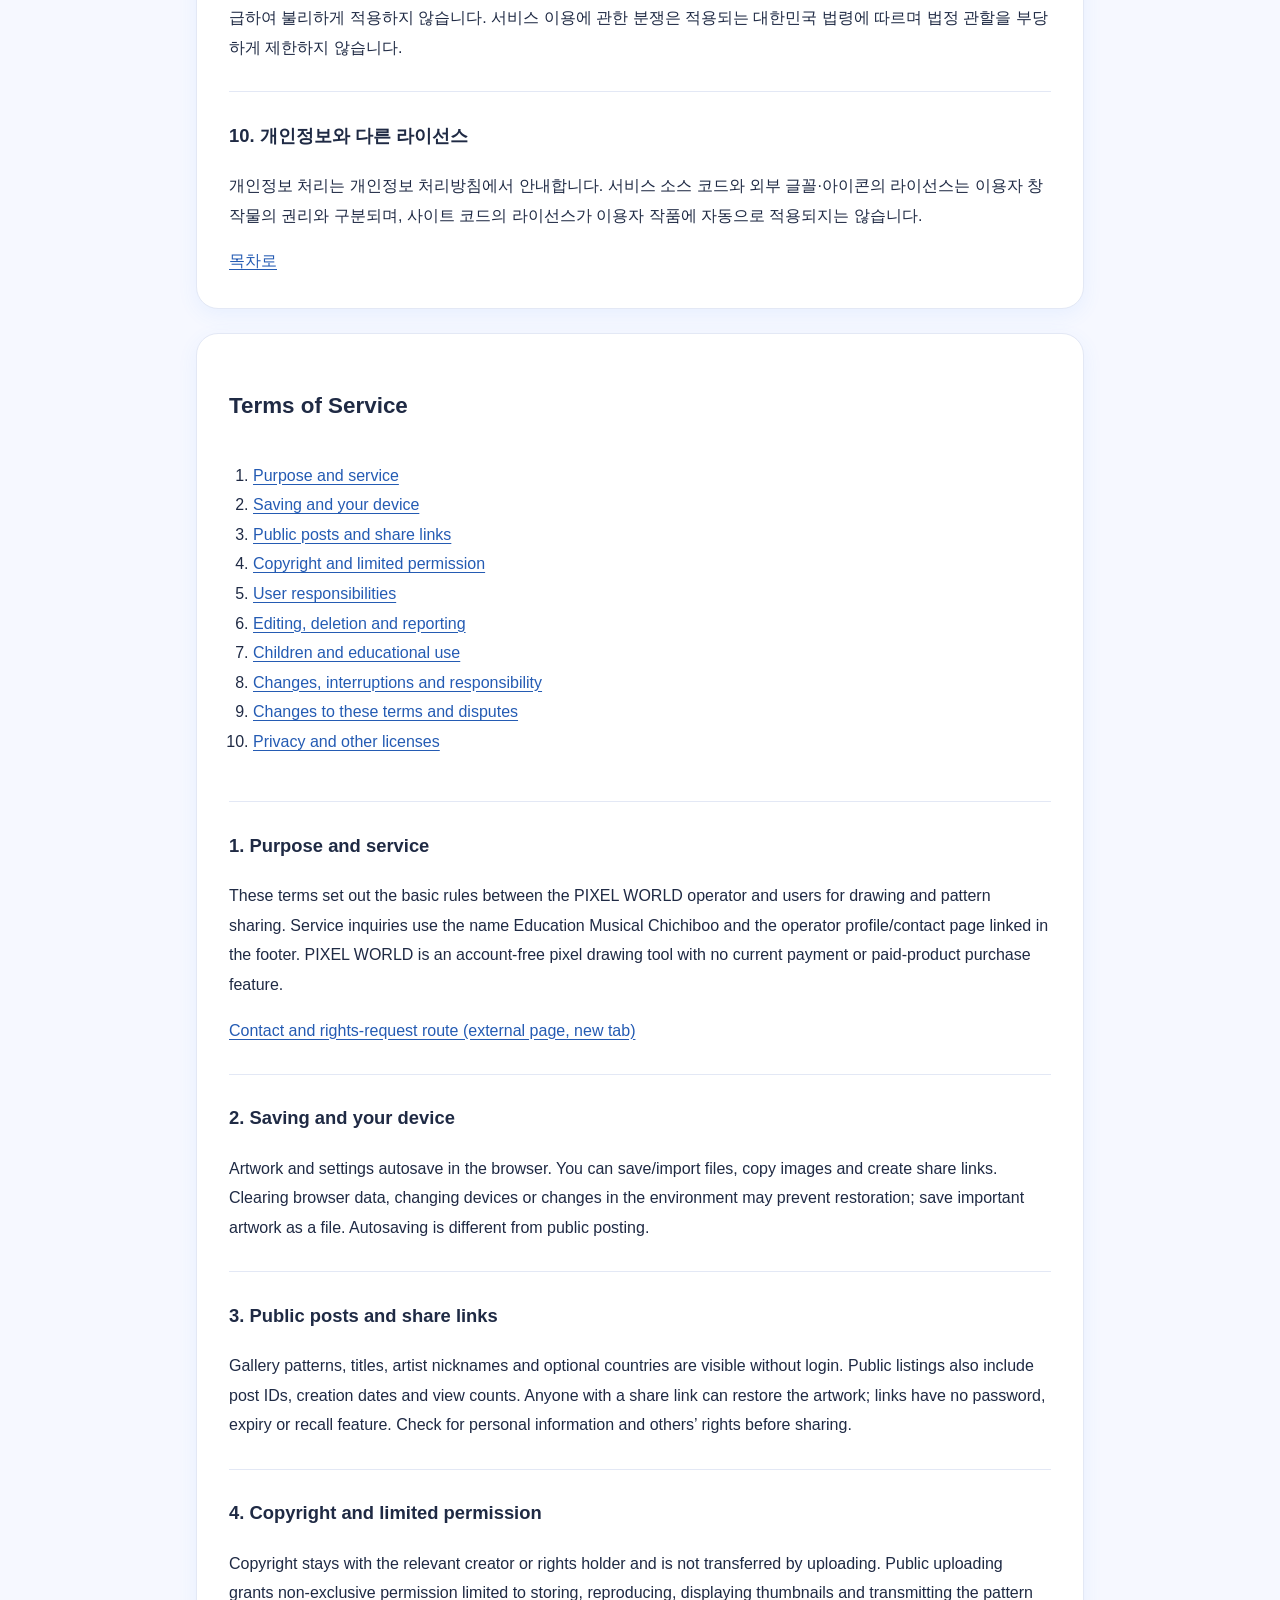
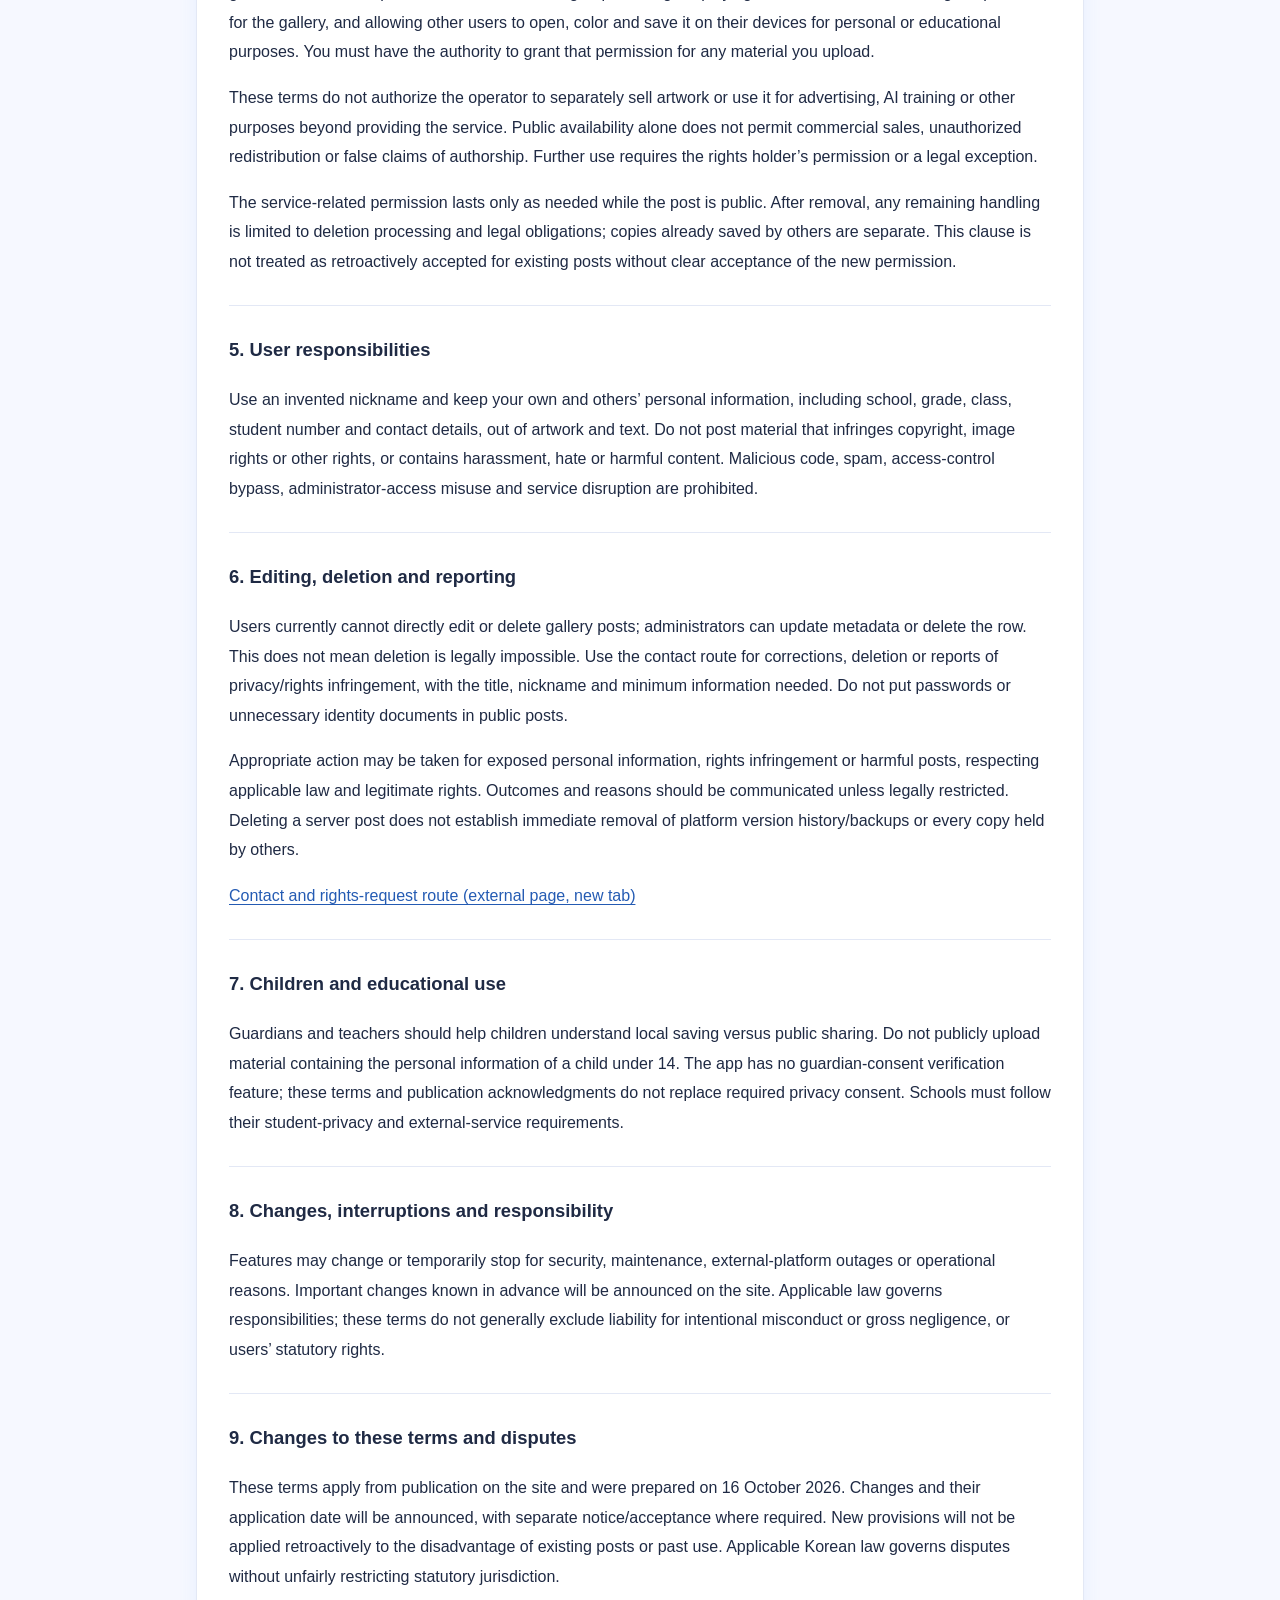
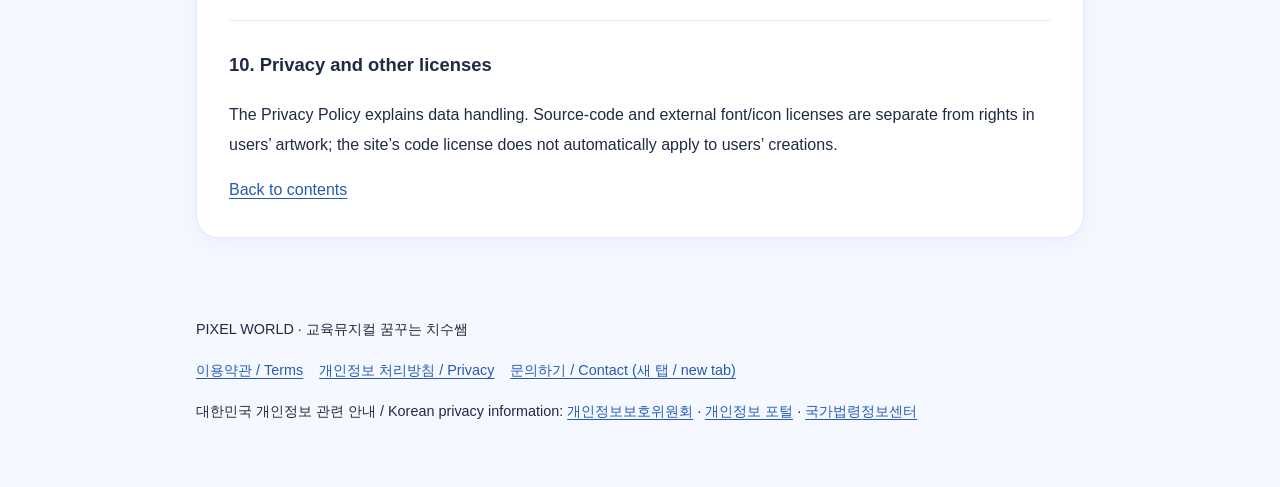
<file: terms.html>
<!doctype html>
<html lang="ko">
<head>
  <meta charset="utf-8">
  <meta name="viewport" content="width=device-width, initial-scale=1">
  <meta name="description" content="PIXEL WORLD 이용약관">
  <title>PIXEL WORLD · 이용약관 / Terms of Service</title>
  <link rel="icon" type="image/svg+xml" href="favicon.svg">
  <link rel="stylesheet" href="legal.css?v=1">
</head>
<body>
  <a class="skip" href="#main">본문으로 이동 / Skip to content</a>
  <header class="legal-header">
    <p class="brand">PIXEL WORLD</p>
    <h1>이용약관 <span lang="en">/ Terms of Service</span></h1>
    <p class="document-date">작성일 / Prepared: <time datetime="2026-10-16">2026-10-16</time> · 사이트 공개일부터 적용 / Applies from publication</p>
    <p class="notice"><span lang="ko">작품의 저작권은 만든이에게 남습니다. 공개 업로드 전 공개 범위와 이용허락을 확인해 주세요.</span><br><span lang="en">Copyright stays with the creator. Check the public scope and limited permission before uploading.</span></p>
    <nav aria-label="언어와 문서 / Languages and documents">
      <a href="index.html">앱으로 돌아가기 / Back to app</a>
      <a href="#ko" lang="ko">한국어</a><a href="#en" lang="en">English</a>
      <a href="privacy.html">개인정보 처리방침 / Privacy</a>
    </nav>
  </header>
  <main id="main">
    <article lang="ko" id="ko">
      <h2>이용약관</h2>
      <nav aria-label="목차 / Contents"><ol>
        <li><a href="#ko-1">목적과 서비스</a></li>
        <li><a href="#ko-2">저장과 이용 환경</a></li>
        <li><a href="#ko-3">공개 게시와 링크 공유</a></li>
        <li><a href="#ko-4">창작물의 저작권과 이용허락</a></li>
        <li><a href="#ko-5">이용자의 준수 사항</a></li>
        <li><a href="#ko-6">수정·삭제·신고</a></li>
        <li><a href="#ko-7">어린이와 교육 현장</a></li>
        <li><a href="#ko-8">서비스 변경·중단과 책임</a></li>
        <li><a href="#ko-9">약관 변경과 분쟁</a></li>
        <li><a href="#ko-10">개인정보와 다른 라이선스</a></li>
      </ol></nav>
      <section id="ko-1">
        <h3>1. 목적과 서비스</h3>
        <p>이 약관은 PIXEL WORLD 운영자와 이용자 사이의 그림 편집·도안 공유 서비스 이용에 관한 기본 사항을 정합니다. 서비스 안내 및 문의 담당은 교육뮤지컬 꿈꾸는 치수쌤이며 연락 경로는 사이트 하단의 운영자 소개·연락 페이지입니다. PIXEL WORLD는 회원가입 없이 이용하는 픽셀 그림 도구로, 현재 결제나 유료 상품 구매 기능을 제공하지 않습니다.</p>
        <p><a href="https://litt.ly/chichiboo" target="_blank" rel="noopener noreferrer">문의·권리 요청 경로 (외부 페이지, 새 탭)</a></p>
      </section>
      <section id="ko-2">
        <h3>2. 저장과 이용 환경</h3>
        <p>그림과 설정은 브라우저에 자동 저장되며 파일 저장·불러오기, 이미지 복사와 공유 링크 기능을 사용할 수 있습니다. 브라우저 데이터 삭제, 기기 변경이나 이용 환경에 따라 자동 저장한 작업을 복원하지 못할 수 있으므로 중요한 작품은 파일로 보관해 주세요. 자동 저장은 공개 게시와 다릅니다.</p>
      </section>
      <section id="ko-3">
        <h3>3. 공개 게시와 링크 공유</h3>
        <p>갤러리에 올린 도안·작품명·작가 별명·선택 국가는 로그인하지 않은 사람도 볼 수 있습니다. 공개 목록에는 게시물 ID·생성일·조회수도 포함됩니다. 공유 링크를 가진 사람은 그림을 복원할 수 있으며 비밀번호·만료·링크 회수 기능은 없습니다. 공개하기 전에 개인정보와 타인의 권리가 포함되지 않았는지 확인해 주세요.</p>
      </section>
      <section id="ko-4">
        <h3>4. 창작물의 저작권과 이용허락</h3>
        <p>이용자가 만든 창작물의 저작권은 해당 권리자에게 남으며 업로드만으로 운영자에게 이전되지 않습니다. 공개 업로드 시에는 갤러리 제공에 필요한 범위의 저장·복제·썸네일 표시·공중송신과 다른 이용자가 앱에서 개인·교육 목적으로 도안을 열어 색칠하고 기기에 저장할 수 있도록 하는 비독점적 이용을 허락합니다. 다른 사람의 자료를 올리는 경우에는 이러한 이용을 허락할 권한이 있어야 합니다.</p>
        <p>운영자가 작품을 별도로 판매하거나 광고·AI 학습 등 서비스 제공과 다른 목적으로 이용하는 권리를 이 약관만으로 받는 것은 아닙니다. 공개되었다는 이유만으로 다른 이용자가 작품을 상업 판매·무단 재배포하거나 자신이 원작자라고 주장할 수 없습니다. 추가 이용은 권리자의 허락 또는 법령이 허용하는 범위에 따릅니다.</p>
        <p>서비스 제공 목적의 이용허락은 공개 게시가 유지되는 동안 필요한 범위에 한합니다. 게시 종료 뒤에는 삭제 처리와 법령상 의무 이행에 필요한 범위만 남을 수 있고 타인이 이미 저장한 사본은 별도로 처리됩니다. 새 이용허락을 명확히 확인하지 않은 기존 게시물에 이 조항이 소급하여 동의된 것으로 보지 않습니다.</p>
      </section>
      <section id="ko-5">
        <h3>5. 이용자의 준수 사항</h3>
        <p>실명 대신 임의 별명을 사용하고 학교·학년·반·번호·연락처 등 자신이나 타인의 개인정보를 작품이나 글에 넣지 마세요. 저작권·초상권 등 타인의 권리를 침해하는 자료, 괴롭힘·혐오·유해 자료를 게시해서는 안 됩니다. 악성 코드, 도배, 권한 우회, 관리자 권한 오용이나 서비스 방해 행위를 해서는 안 됩니다.</p>
      </section>
      <section id="ko-6">
        <h3>6. 수정·삭제·신고</h3>
        <p>현재 이용자가 갤러리 게시물을 직접 수정·삭제하는 기능은 없으며 관리자만 메타데이터를 수정하거나 게시물 행을 삭제할 수 있습니다. 삭제가 법적으로 불가능하다는 뜻은 아닙니다. 수정·삭제·개인정보 노출·권리 침해 신고는 문의 경로로 작품명·별명과 확인에 필요한 최소 정보를 보내 주세요. 비밀번호나 불필요한 신분증을 공개 게시물에 적지 마세요.</p>
        <p>개인정보 노출·권리 침해·유해 게시물에 대해서는 관계 법령과 정당한 권리를 고려해 필요한 조치를 할 수 있습니다. 법령상 제한되는 경우를 제외하고 요청 처리 결과와 이유가 안내되어야 합니다. 서버 게시물을 삭제해도 외부 플랫폼의 버전기록·백업이나 타인의 사본이 즉시 모두 사라지는 것은 아닙니다.</p>
        <p><a href="https://litt.ly/chichiboo" target="_blank" rel="noopener noreferrer">문의·권리 요청 경로 (외부 페이지, 새 탭)</a></p>
      </section>
      <section id="ko-7">
        <h3>7. 어린이와 교육 현장</h3>
        <p>보호자와 교사는 어린이가 로컬 저장과 전체 공개의 차이를 이해하도록 도와주세요. 만 14세 미만 아동의 개인정보가 포함된 자료를 공개 업로드해서는 안 됩니다. 이 앱은 법정대리인 동의를 확인하는 기능을 제공하지 않으며 이 약관이나 공개 안내 확인이 필요한 개인정보 동의를 대신하지 않습니다. 학교 이용 시에는 해당 기관의 학생 정보 보호 및 외부 서비스 사용 기준을 따라야 합니다.</p>
      </section>
      <section id="ko-8">
        <h3>8. 서비스 변경·중단과 책임</h3>
        <p>안전한 서비스 운영, 유지보수, 외부 플랫폼의 장애나 운영상 필요한 사유로 기능이 변경되거나 일시 중단될 수 있습니다. 미리 알 수 있는 중요한 변경은 사이트에서 안내합니다. 운영자와 이용자의 책임은 적용 법령에 따르며 운영자의 고의·중대한 과실이나 이용자의 법정 권리를 일률적으로 배제하지 않습니다.</p>
      </section>
      <section id="ko-9">
        <h3>9. 약관 변경과 분쟁</h3>
        <p>이 약관은 사이트에 공개한 날부터 적용하며 작성일은 2026년 10월 16일입니다. 변경 시 변경 내용과 적용 시점을 사이트에서 안내하고 별도 고지·동의가 필요한 경우 해당 절차를 따릅니다. 새 조항을 기존 게시물이나 과거 이용에 소급하여 불리하게 적용하지 않습니다. 서비스 이용에 관한 분쟁은 적용되는 대한민국 법령에 따르며 법정 관할을 부당하게 제한하지 않습니다.</p>
      </section>
      <section id="ko-10">
        <h3>10. 개인정보와 다른 라이선스</h3>
        <p>개인정보 처리는 개인정보 처리방침에서 안내합니다. 서비스 소스 코드와 외부 글꼴·아이콘의 라이선스는 이용자 창작물의 권리와 구분되며, 사이트 코드의 라이선스가 이용자 작품에 자동으로 적용되지는 않습니다.</p>
      </section>
      <a href="#ko">목차로</a>
    </article>
    <article lang="en" id="en">
      <h2>Terms of Service</h2>
      <nav aria-label="목차 / Contents"><ol>
        <li><a href="#en-1">Purpose and service</a></li>
        <li><a href="#en-2">Saving and your device</a></li>
        <li><a href="#en-3">Public posts and share links</a></li>
        <li><a href="#en-4">Copyright and limited permission</a></li>
        <li><a href="#en-5">User responsibilities</a></li>
        <li><a href="#en-6">Editing, deletion and reporting</a></li>
        <li><a href="#en-7">Children and educational use</a></li>
        <li><a href="#en-8">Changes, interruptions and responsibility</a></li>
        <li><a href="#en-9">Changes to these terms and disputes</a></li>
        <li><a href="#en-10">Privacy and other licenses</a></li>
      </ol></nav>
      <section id="en-1">
        <h3>1. Purpose and service</h3>
        <p>These terms set out the basic rules between the PIXEL WORLD operator and users for drawing and pattern sharing. Service inquiries use the name Education Musical Chichiboo and the operator profile/contact page linked in the footer. PIXEL WORLD is an account-free pixel drawing tool with no current payment or paid-product purchase feature.</p>
        <p><a href="https://litt.ly/chichiboo" target="_blank" rel="noopener noreferrer">Contact and rights-request route (external page, new tab)</a></p>
      </section>
      <section id="en-2">
        <h3>2. Saving and your device</h3>
        <p>Artwork and settings autosave in the browser. You can save/import files, copy images and create share links. Clearing browser data, changing devices or changes in the environment may prevent restoration; save important artwork as a file. Autosaving is different from public posting.</p>
      </section>
      <section id="en-3">
        <h3>3. Public posts and share links</h3>
        <p>Gallery patterns, titles, artist nicknames and optional countries are visible without login. Public listings also include post IDs, creation dates and view counts. Anyone with a share link can restore the artwork; links have no password, expiry or recall feature. Check for personal information and others’ rights before sharing.</p>
      </section>
      <section id="en-4">
        <h3>4. Copyright and limited permission</h3>
        <p>Copyright stays with the relevant creator or rights holder and is not transferred by uploading. Public uploading grants non-exclusive permission limited to storing, reproducing, displaying thumbnails and transmitting the pattern for the gallery, and allowing other users to open, color and save it on their devices for personal or educational purposes. You must have the authority to grant that permission for any material you upload.</p>
        <p>These terms do not authorize the operator to separately sell artwork or use it for advertising, AI training or other purposes beyond providing the service. Public availability alone does not permit commercial sales, unauthorized redistribution or false claims of authorship. Further use requires the rights holder’s permission or a legal exception.</p>
        <p>The service-related permission lasts only as needed while the post is public. After removal, any remaining handling is limited to deletion processing and legal obligations; copies already saved by others are separate. This clause is not treated as retroactively accepted for existing posts without clear acceptance of the new permission.</p>
      </section>
      <section id="en-5">
        <h3>5. User responsibilities</h3>
        <p>Use an invented nickname and keep your own and others’ personal information, including school, grade, class, student number and contact details, out of artwork and text. Do not post material that infringes copyright, image rights or other rights, or contains harassment, hate or harmful content. Malicious code, spam, access-control bypass, administrator-access misuse and service disruption are prohibited.</p>
      </section>
      <section id="en-6">
        <h3>6. Editing, deletion and reporting</h3>
        <p>Users currently cannot directly edit or delete gallery posts; administrators can update metadata or delete the row. This does not mean deletion is legally impossible. Use the contact route for corrections, deletion or reports of privacy/rights infringement, with the title, nickname and minimum information needed. Do not put passwords or unnecessary identity documents in public posts.</p>
        <p>Appropriate action may be taken for exposed personal information, rights infringement or harmful posts, respecting applicable law and legitimate rights. Outcomes and reasons should be communicated unless legally restricted. Deleting a server post does not establish immediate removal of platform version history/backups or every copy held by others.</p>
        <p><a href="https://litt.ly/chichiboo" target="_blank" rel="noopener noreferrer">Contact and rights-request route (external page, new tab)</a></p>
      </section>
      <section id="en-7">
        <h3>7. Children and educational use</h3>
        <p>Guardians and teachers should help children understand local saving versus public sharing. Do not publicly upload material containing the personal information of a child under 14. The app has no guardian-consent verification feature; these terms and publication acknowledgments do not replace required privacy consent. Schools must follow their student-privacy and external-service requirements.</p>
      </section>
      <section id="en-8">
        <h3>8. Changes, interruptions and responsibility</h3>
        <p>Features may change or temporarily stop for security, maintenance, external-platform outages or operational reasons. Important changes known in advance will be announced on the site. Applicable law governs responsibilities; these terms do not generally exclude liability for intentional misconduct or gross negligence, or users’ statutory rights.</p>
      </section>
      <section id="en-9">
        <h3>9. Changes to these terms and disputes</h3>
        <p>These terms apply from publication on the site and were prepared on 16 October 2026. Changes and their application date will be announced, with separate notice/acceptance where required. New provisions will not be applied retroactively to the disadvantage of existing posts or past use. Applicable Korean law governs disputes without unfairly restricting statutory jurisdiction.</p>
      </section>
      <section id="en-10">
        <h3>10. Privacy and other licenses</h3>
        <p>The Privacy Policy explains data handling. Source-code and external font/icon licenses are separate from rights in users’ artwork; the site’s code license does not automatically apply to users’ creations.</p>
      </section>
      <a href="#en">Back to contents</a>
    </article>
  </main>
  <footer class="legal-footer">
    <p>PIXEL WORLD · 교육뮤지컬 꿈꾸는 치수쌤</p>
    <nav aria-label="관련 안내 / Related information"><a href="terms.html">이용약관 / Terms</a><a href="privacy.html">개인정보 처리방침 / Privacy</a><a href="https://litt.ly/chichiboo" target="_blank" rel="noopener noreferrer">문의하기 / Contact (새 탭 / new tab)</a></nav>
    <p>대한민국 개인정보 관련 안내 / Korean privacy information: <a href="https://www.pipc.go.kr/">개인정보보호위원회</a> · <a href="https://www.privacy.go.kr/">개인정보 포털</a> · <a href="https://www.law.go.kr/">국가법령정보센터</a></p>
  </footer>
</body>
</html>
</file>
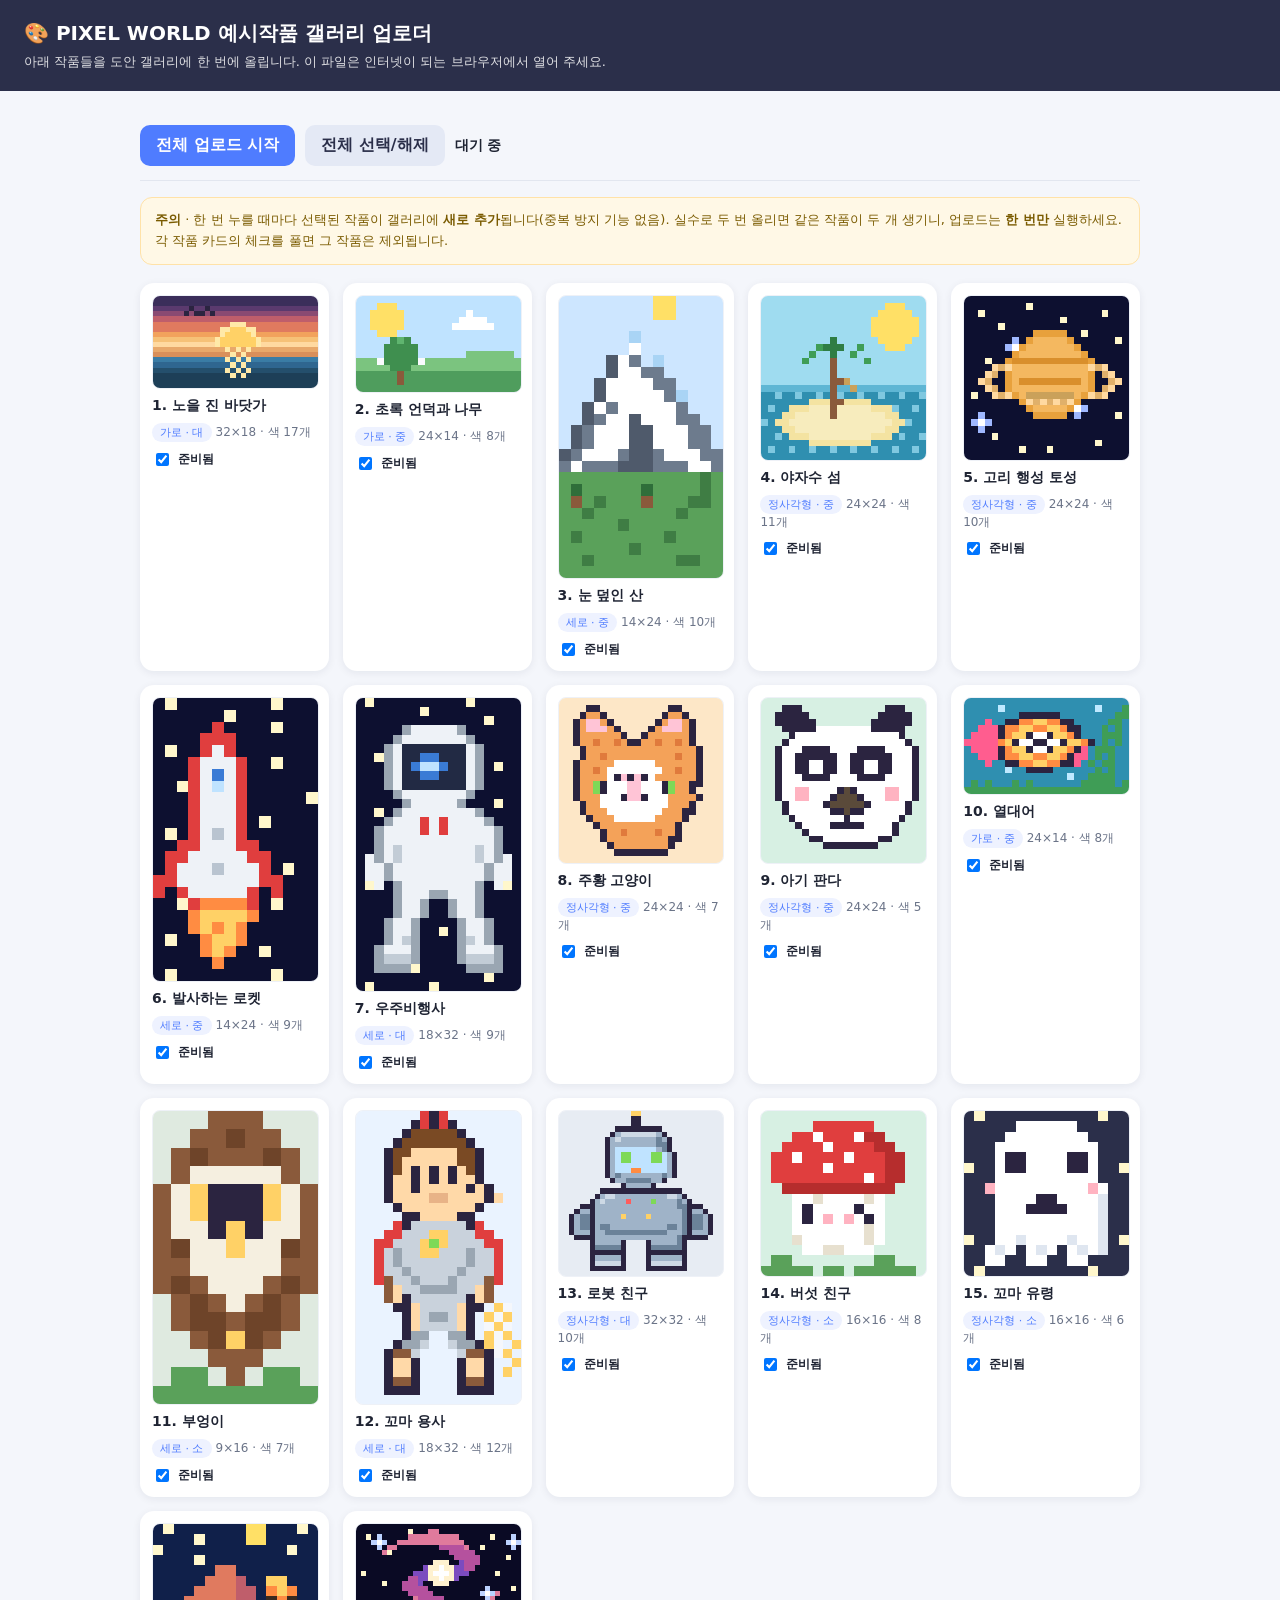
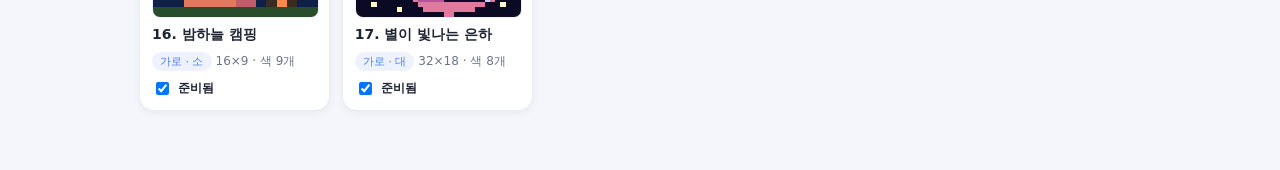
<file: examples/upload.html>
<!DOCTYPE html>
<html lang="ko">
<head>
<meta charset="utf-8">
<meta name="viewport" content="width=device-width, initial-scale=1">
<title>PIXEL WORLD · 예시작품 갤러리 업로더</title>
<style>
  :root { color-scheme: light; }
  body { font-family: system-ui, "Apple SD Gothic Neo", "Malgun Gothic", sans-serif;
         margin: 0; background: #f4f6fb; color: #1f2433; }
  header { background: #2b2f4a; color: #fff; padding: 20px 24px; }
  header h1 { margin: 0 0 6px; font-size: 20px; }
  header p { margin: 0; font-size: 13px; opacity: .85; }
  main { max-width: 1000px; margin: 0 auto; padding: 20px 16px 60px; }
  .bar { display: flex; gap: 10px; align-items: center; flex-wrap: wrap;
         position: sticky; top: 0; background: #f4f6fb; padding: 14px 0; z-index: 5;
         border-bottom: 1px solid #e2e6ef; }
  button { font: inherit; border: 0; border-radius: 10px; padding: 10px 16px;
           cursor: pointer; font-weight: 700; }
  .primary { background: #4f7cff; color: #fff; }
  .primary:disabled { background: #9fb0d8; cursor: default; }
  .ghost { background: #e4e9f5; color: #2b2f4a; }
  .status { font-size: 14px; font-weight: 600; }
  .grid { display: grid; grid-template-columns: repeat(auto-fill, minmax(180px, 1fr));
          gap: 14px; margin-top: 18px; }
  .card { background: #fff; border-radius: 14px; padding: 12px; box-shadow: 0 2px 8px rgba(20,30,60,.07);
          display: flex; flex-direction: column; gap: 8px; }
  .card canvas { width: 100%; height: auto; image-rendering: pixelated;
                 background: #fafbfe; border-radius: 8px; border: 1px solid #eef1f7; }
  .card .t { font-weight: 800; font-size: 14px; }
  .card .m { font-size: 12px; color: #6b7488; }
  .pill { display: inline-block; font-size: 11px; padding: 2px 8px; border-radius: 999px;
          background: #eef2ff; color: #4f7cff; margin-right: 4px; }
  .state { font-size: 12px; font-weight: 700; }
  .state.ok { color: #1f9d55; } .state.err { color: #e03e3e; } .state.run { color: #b07a00; }
  .note { background: #fff8e6; border: 1px solid #ffe2a8; color: #7a5b00;
          border-radius: 12px; padding: 12px 14px; font-size: 13px; line-height: 1.6; margin-top: 16px; }
</style>
</head>
<body>
<header>
  <h1>🎨 PIXEL WORLD 예시작품 갤러리 업로더</h1>
  <p>아래 작품들을 도안 갤러리에 한 번에 올립니다. 이 파일은 인터넷이 되는 브라우저에서 열어 주세요.</p>
</header>
<main>
  <div class="bar">
    <button id="run" class="primary">전체 업로드 시작</button>
    <button id="toggle" class="ghost">전체 선택/해제</button>
    <span class="status" id="status">대기 중</span>
  </div>
  <div class="note">
    <b>주의</b> · 한 번 누를 때마다 선택된 작품이 갤러리에 <b>새로 추가</b>됩니다(중복 방지 기능 없음).
    실수로 두 번 올리면 같은 작품이 두 개 생기니, 업로드는 <b>한 번만</b> 실행하세요.
    각 작품 카드의 체크를 풀면 그 작품은 제외됩니다.
  </div>
  <div class="grid" id="grid"></div>
</main>
<script>
const API_URL = "https://script.google.com/macros/s/AKfycbyJslq6cMLVZpxeXqQ6ropJ7PRPJ-b45-8HIA9i1saDsVzk8sxfJeui7pi3hwx8EELj/exec";
const PATTERNS = [{"title": "노을 진 바닷가", "author": "치수쌤 갤러리", "ratio": "landscape", "sizeKey": "large", "cols": 32, "rows": 18, "legend": [{"num": 1, "color": "#3b2e5a"}, {"num": 2, "color": "#5b3a6e"}, {"num": 3, "color": "#2b2440"}, {"num": 4, "color": "#8a4a72"}, {"num": 5, "color": "#bf5e6b"}, {"num": 6, "color": "#e07a5f"}, {"num": 7, "color": "#ffe9a8"}, {"num": 8, "color": "#ffd166"}, {"num": 9, "color": "#f2a25c"}, {"num": 10, "color": "#f6c177"}, {"num": 11, "color": "#ffd9a0"}, {"num": 12, "color": "#e8a86a"}, {"num": 13, "color": "#d98f5a"}, {"num": 14, "color": "#3a7ca5"}, {"num": 15, "color": "#2f6690"}, {"num": 16, "color": "#244f6c"}, {"num": 17, "color": "#1d3f57"}], "cells": [1, 1, 1, 1, 1, 1, 1, 1, 1, 1, 1, 1, 1, 1, 1, 1, 1, 1, 1, 1, 1, 1, 1, 1, 1, 1, 1, 1, 1, 1, 1, 1, 1, 1, 1, 1, 1, 1, 1, 1, 1, 1, 1, 1, 1, 1, 1, 1, 1, 1, 1, 1, 1, 1, 1, 1, 1, 1, 1, 1, 1, 1, 1, 1, 2, 2, 2, 2, 2, 2, 2, 3, 2, 2, 3, 2, 2, 2, 2, 2, 2, 2, 2, 2, 2, 2, 2, 2, 2, 2, 2, 2, 2, 2, 2, 2, 4, 4, 4, 4, 4, 4, 3, 4, 3, 3, 4, 3, 4, 4, 4, 4, 4, 4, 4, 4, 4, 4, 4, 4, 4, 4, 4, 4, 4, 4, 4, 4, 5, 5, 5, 5, 5, 5, 5, 5, 5, 5, 5, 5, 5, 5, 5, 5, 5, 5, 5, 5, 5, 5, 5, 5, 5, 5, 5, 5, 5, 5, 5, 5, 6, 6, 6, 6, 6, 6, 6, 6, 6, 6, 6, 6, 6, 6, 6, 7, 7, 7, 6, 6, 6, 6, 6, 6, 6, 6, 6, 6, 6, 6, 6, 6, 6, 6, 6, 6, 6, 6, 6, 6, 6, 6, 6, 6, 6, 7, 7, 8, 8, 8, 7, 7, 6, 6, 6, 6, 6, 6, 6, 6, 6, 6, 6, 6, 9, 9, 9, 9, 9, 9, 9, 9, 9, 9, 9, 9, 9, 7, 8, 8, 8, 8, 8, 7, 9, 9, 9, 9, 9, 9, 9, 9, 9, 9, 9, 9, 10, 10, 10, 10, 10, 10, 10, 10, 10, 10, 10, 10, 7, 8, 8, 8, 8, 8, 8, 8, 7, 10, 10, 10, 10, 10, 10, 10, 10, 10, 10, 10, 11, 11, 11, 11, 11, 11, 11, 11, 11, 11, 11, 11, 7, 8, 8, 8, 8, 8, 8, 8, 7, 11, 11, 11, 11, 11, 11, 11, 11, 11, 11, 11, 12, 12, 12, 12, 12, 12, 12, 12, 12, 12, 12, 12, 12, 12, 7, 12, 7, 12, 7, 12, 12, 12, 12, 12, 12, 12, 12, 12, 12, 12, 12, 12, 13, 13, 13, 13, 13, 13, 13, 13, 13, 13, 13, 13, 13, 13, 13, 7, 13, 7, 13, 13, 13, 13, 13, 13, 13, 13, 13, 13, 13, 13, 13, 13, 14, 14, 14, 14, 14, 14, 14, 14, 14, 14, 14, 14, 14, 14, 7, 14, 7, 14, 7, 14, 14, 14, 14, 14, 14, 14, 14, 14, 14, 14, 14, 14, 15, 15, 15, 15, 15, 15, 15, 15, 15, 15, 15, 15, 15, 15, 15, 7, 15, 7, 15, 15, 15, 15, 15, 15, 15, 15, 15, 15, 15, 15, 15, 15, 16, 16, 16, 16, 16, 16, 16, 16, 16, 16, 16, 16, 16, 16, 7, 16, 7, 16, 7, 16, 16, 16, 16, 16, 16, 16, 16, 16, 16, 16, 16, 16, 17, 17, 17, 17, 17, 17, 17, 17, 17, 17, 17, 17, 17, 17, 17, 7, 17, 7, 17, 17, 17, 17, 17, 17, 17, 17, 17, 17, 17, 17, 17, 17, 17, 17, 17, 17, 17, 17, 17, 17, 17, 17, 17, 17, 17, 17, 17, 17, 17, 17, 17, 17, 17, 17, 17, 17, 17, 17, 17, 17, 17, 17, 17, 17, 17, 17, 17, 17, 17, 17, 17, 17, 17, 17, 17, 17, 17, 17, 17, 17, 17, 17, 17, 17, 17, 17, 17, 17, 17, 17, 17, 17, 17, 17, 17, 17]}, {"title": "초록 언덕과 나무", "author": "치수쌤 갤러리", "ratio": "landscape", "sizeKey": "medium", "cols": 24, "rows": 14, "legend": [{"num": 1, "color": "#bfe3ff"}, {"num": 2, "color": "#ffe066"}, {"num": 3, "color": "#ffffff"}, {"num": 4, "color": "#3f8f4f"}, {"num": 5, "color": "#5fb56f"}, {"num": 6, "color": "#7bc47f"}, {"num": 7, "color": "#4f9d5d"}, {"num": 8, "color": "#8a5a3b"}], "cells": [1, 1, 1, 1, 1, 1, 1, 1, 1, 1, 1, 1, 1, 1, 1, 1, 1, 1, 1, 1, 1, 1, 1, 1, 1, 1, 1, 2, 2, 2, 1, 1, 1, 1, 1, 1, 1, 1, 1, 1, 1, 1, 1, 1, 1, 1, 1, 1, 1, 1, 2, 2, 2, 2, 2, 1, 1, 1, 1, 1, 1, 1, 1, 1, 3, 1, 1, 1, 1, 1, 1, 1, 1, 1, 2, 2, 2, 2, 2, 1, 1, 1, 1, 1, 1, 1, 1, 3, 3, 3, 3, 1, 1, 1, 1, 1, 1, 1, 2, 2, 2, 2, 2, 1, 1, 1, 1, 1, 1, 1, 3, 3, 3, 3, 3, 3, 1, 1, 1, 1, 1, 1, 1, 2, 2, 2, 1, 1, 1, 1, 1, 1, 1, 1, 1, 1, 1, 1, 1, 1, 1, 1, 1, 1, 1, 1, 1, 1, 1, 4, 5, 4, 1, 1, 1, 1, 1, 1, 1, 1, 1, 1, 1, 1, 1, 1, 1, 1, 1, 1, 1, 1, 4, 4, 4, 4, 4, 1, 1, 1, 1, 1, 1, 1, 1, 1, 1, 1, 1, 1, 1, 1, 1, 1, 1, 1, 4, 4, 4, 4, 4, 1, 1, 1, 1, 1, 1, 1, 6, 6, 6, 6, 6, 6, 6, 1, 6, 6, 6, 0, 4, 4, 4, 4, 4, 0, 6, 6, 6, 6, 6, 6, 6, 6, 6, 6, 6, 6, 6, 6, 6, 6, 6, 6, 6, 4, 4, 4, 6, 6, 6, 6, 6, 6, 6, 6, 6, 6, 6, 6, 6, 6, 6, 6, 7, 7, 7, 7, 7, 7, 8, 7, 7, 7, 7, 7, 7, 7, 7, 7, 7, 7, 7, 7, 7, 7, 7, 7, 7, 7, 7, 7, 7, 7, 8, 7, 7, 7, 7, 7, 7, 7, 7, 7, 7, 7, 7, 7, 7, 7, 7, 7, 7, 7, 7, 7, 7, 7, 7, 7, 7, 7, 7, 7, 7, 7, 7, 7, 7, 7, 7, 7, 7, 7, 7, 7]}, {"title": "눈 덮인 산", "author": "치수쌤 갤러리", "ratio": "portrait", "sizeKey": "medium", "cols": 14, "rows": 24, "legend": [{"num": 1, "color": "#cde6ff"}, {"num": 2, "color": "#ffe066"}, {"num": 3, "color": "#a9d4f5"}, {"num": 4, "color": "#ffffff"}, {"num": 5, "color": "#4f5a6b"}, {"num": 6, "color": "#6d7b8d"}, {"num": 7, "color": "#5aa15a"}, {"num": 8, "color": "#3f7d44"}, {"num": 9, "color": "#2f6e3a"}, {"num": 10, "color": "#8a5a3b"}], "cells": [1, 1, 1, 1, 1, 1, 1, 1, 2, 2, 1, 1, 1, 1, 1, 1, 1, 1, 1, 1, 1, 1, 2, 2, 1, 1, 1, 1, 1, 1, 1, 1, 1, 1, 1, 1, 1, 1, 1, 1, 1, 1, 1, 1, 1, 1, 1, 1, 3, 1, 1, 1, 1, 1, 1, 1, 1, 1, 1, 1, 1, 1, 4, 1, 1, 1, 1, 1, 1, 1, 1, 1, 1, 1, 5, 4, 6, 1, 3, 1, 1, 1, 1, 1, 1, 1, 1, 1, 5, 4, 4, 6, 6, 1, 1, 1, 1, 1, 1, 1, 1, 5, 4, 4, 4, 4, 6, 6, 1, 1, 1, 1, 1, 1, 1, 5, 4, 4, 4, 4, 4, 6, 3, 1, 1, 1, 1, 1, 5, 4, 6, 4, 4, 4, 4, 4, 6, 1, 1, 1, 1, 1, 5, 6, 4, 4, 5, 4, 4, 4, 6, 6, 1, 1, 1, 5, 6, 4, 4, 4, 5, 5, 4, 4, 4, 6, 6, 1, 1, 5, 6, 4, 4, 4, 5, 5, 4, 4, 4, 6, 6, 1, 5, 6, 4, 4, 4, 6, 5, 5, 6, 4, 4, 4, 6, 6, 6, 4, 6, 6, 6, 5, 5, 5, 6, 6, 6, 4, 4, 6, 7, 7, 7, 7, 7, 7, 7, 7, 7, 7, 7, 7, 8, 7, 7, 9, 7, 7, 7, 7, 7, 9, 7, 7, 7, 7, 8, 7, 7, 10, 7, 8, 7, 7, 7, 10, 7, 7, 7, 8, 8, 7, 7, 7, 8, 7, 7, 7, 7, 7, 7, 7, 8, 7, 7, 7, 7, 7, 7, 7, 7, 8, 7, 7, 7, 7, 7, 7, 7, 7, 7, 8, 7, 7, 7, 7, 7, 7, 7, 8, 7, 7, 7, 7, 7, 7, 7, 7, 7, 7, 8, 7, 7, 7, 7, 7, 7, 7, 7, 7, 8, 7, 7, 7, 7, 7, 7, 7, 8, 8, 7, 7, 7, 7, 7, 7, 7, 7, 7, 7, 7, 7, 7, 7, 7, 7]}, {"title": "야자수 섬", "author": "치수쌤 갤러리", "ratio": "square", "sizeKey": "medium", "cols": 24, "rows": 24, "legend": [{"num": 1, "color": "#9fdcf0"}, {"num": 2, "color": "#ffe066"}, {"num": 3, "color": "#2f7d44"}, {"num": 4, "color": "#3f9d56"}, {"num": 5, "color": "#8a5a3b"}, {"num": 6, "color": "#caa15a"}, {"num": 7, "color": "#5fb6d4"}, {"num": 8, "color": "#2f8fb0"}, {"num": 9, "color": "#7fc8e0"}, {"num": 10, "color": "#f4e3a1"}, {"num": 11, "color": "#f7ecbd"}], "cells": [1, 1, 1, 1, 1, 1, 1, 1, 1, 1, 1, 1, 1, 1, 1, 1, 1, 1, 1, 1, 1, 1, 1, 1, 1, 1, 1, 1, 1, 1, 1, 1, 1, 1, 1, 1, 1, 1, 1, 1, 1, 1, 2, 2, 2, 1, 1, 1, 1, 1, 1, 1, 1, 1, 1, 1, 1, 1, 1, 1, 1, 1, 1, 1, 1, 2, 2, 2, 2, 2, 1, 1, 1, 1, 1, 1, 1, 1, 1, 1, 1, 1, 1, 1, 1, 1, 1, 1, 2, 2, 2, 2, 2, 2, 2, 1, 1, 1, 1, 1, 1, 1, 1, 1, 1, 1, 1, 1, 1, 1, 1, 1, 2, 2, 2, 2, 2, 2, 2, 1, 1, 1, 1, 1, 1, 1, 1, 1, 1, 1, 1, 1, 1, 1, 1, 1, 2, 2, 2, 2, 2, 2, 2, 1, 1, 1, 1, 1, 1, 1, 1, 1, 1, 1, 3, 1, 1, 1, 1, 1, 1, 2, 2, 2, 2, 2, 1, 1, 1, 1, 1, 1, 1, 1, 1, 1, 4, 3, 3, 3, 1, 1, 4, 1, 1, 1, 2, 2, 2, 1, 1, 1, 1, 1, 1, 1, 1, 1, 1, 4, 1, 1, 3, 1, 1, 4, 1, 1, 1, 1, 1, 1, 1, 1, 1, 1, 1, 1, 1, 1, 1, 1, 4, 1, 1, 1, 5, 1, 1, 1, 1, 4, 1, 1, 1, 1, 1, 1, 1, 1, 1, 1, 1, 1, 1, 1, 1, 1, 1, 1, 5, 1, 1, 1, 1, 1, 1, 1, 1, 1, 1, 1, 1, 1, 1, 1, 1, 1, 1, 1, 1, 1, 1, 1, 5, 1, 1, 1, 1, 1, 1, 1, 1, 1, 1, 1, 1, 1, 1, 1, 1, 1, 1, 1, 1, 1, 1, 1, 5, 5, 6, 1, 1, 1, 1, 1, 1, 1, 1, 1, 1, 1, 7, 7, 7, 7, 7, 7, 7, 7, 7, 7, 5, 7, 7, 6, 7, 7, 7, 7, 7, 7, 7, 7, 7, 7, 8, 8, 9, 8, 8, 9, 8, 8, 9, 8, 5, 9, 8, 8, 9, 8, 8, 9, 8, 8, 9, 8, 8, 9, 8, 8, 8, 8, 8, 8, 8, 10, 10, 10, 5, 5, 10, 10, 10, 10, 8, 8, 8, 8, 8, 8, 8, 8, 8, 9, 8, 8, 10, 10, 10, 11, 11, 11, 5, 11, 11, 11, 11, 11, 10, 10, 10, 9, 8, 8, 9, 8, 8, 8, 8, 10, 10, 11, 11, 11, 11, 11, 5, 11, 11, 11, 11, 11, 11, 11, 10, 10, 8, 8, 8, 8, 9, 8, 10, 10, 11, 11, 11, 11, 11, 11, 11, 11, 11, 11, 11, 11, 11, 11, 11, 10, 10, 9, 8, 8, 8, 8, 8, 10, 10, 11, 11, 11, 11, 11, 11, 11, 11, 11, 11, 11, 11, 11, 10, 10, 8, 8, 8, 8, 8, 8, 9, 8, 10, 10, 10, 11, 11, 11, 11, 11, 11, 11, 11, 11, 10, 10, 10, 8, 9, 8, 8, 9, 8, 8, 8, 8, 8, 8, 8, 10, 10, 10, 10, 10, 10, 10, 10, 10, 8, 8, 8, 8, 8, 8, 8, 8, 8, 9, 8, 8, 9, 8, 8, 9, 8, 8, 9, 8, 8, 9, 8, 8, 9, 8, 8, 9, 8, 8, 9, 8, 8, 8, 8, 8, 8, 8, 8, 8, 8, 8, 8, 8, 8, 8, 8, 8, 8, 8, 8, 8, 8, 8, 8, 8]}, {"title": "고리 행성 토성", "author": "치수쌤 갤러리", "ratio": "square", "sizeKey": "medium", "cols": 24, "rows": 24, "legend": [{"num": 1, "color": "#0d1030"}, {"num": 2, "color": "#fff7cc"}, {"num": 3, "color": "#e8a13c"}, {"num": 4, "color": "#9fb8ff"}, {"num": 5, "color": "#f4b860"}, {"num": 6, "color": "#ffffff"}, {"num": 7, "color": "#d98f2c"}, {"num": 8, "color": "#ffd9a0"}, {"num": 9, "color": "#e0b06a"}, {"num": 10, "color": "#caa15a"}], "cells": [1, 1, 1, 1, 1, 1, 1, 1, 1, 1, 1, 1, 1, 1, 1, 1, 1, 1, 1, 1, 1, 1, 1, 1, 1, 1, 1, 1, 1, 1, 1, 1, 1, 2, 1, 1, 1, 1, 1, 1, 1, 1, 1, 1, 1, 1, 1, 1, 1, 1, 2, 1, 1, 1, 1, 1, 1, 1, 1, 1, 1, 1, 1, 1, 1, 1, 1, 1, 2, 1, 1, 1, 1, 1, 1, 1, 1, 1, 1, 1, 1, 1, 1, 1, 1, 1, 2, 1, 1, 1, 1, 1, 1, 1, 1, 1, 1, 1, 1, 1, 1, 2, 1, 1, 1, 1, 1, 1, 1, 1, 1, 1, 1, 1, 1, 1, 1, 1, 1, 1, 1, 1, 1, 1, 1, 1, 1, 1, 1, 1, 3, 3, 3, 3, 3, 1, 1, 2, 1, 1, 1, 1, 1, 1, 1, 1, 1, 1, 1, 1, 1, 4, 1, 3, 5, 5, 5, 5, 5, 3, 1, 1, 1, 1, 1, 1, 2, 1, 1, 1, 1, 1, 1, 1, 4, 6, 3, 5, 5, 5, 5, 5, 5, 5, 3, 1, 1, 1, 1, 1, 1, 1, 1, 1, 1, 1, 1, 1, 1, 3, 5, 5, 5, 5, 5, 5, 5, 5, 5, 3, 1, 1, 1, 1, 1, 1, 1, 1, 1, 2, 1, 1, 3, 7, 7, 7, 7, 7, 7, 7, 7, 7, 7, 7, 3, 1, 1, 1, 1, 1, 1, 1, 1, 1, 8, 9, 8, 5, 5, 5, 5, 5, 5, 5, 5, 5, 5, 5, 8, 9, 8, 1, 1, 1, 1, 1, 1, 8, 9, 1, 3, 5, 5, 5, 5, 5, 5, 5, 5, 5, 5, 5, 3, 1, 9, 8, 1, 1, 1, 1, 8, 9, 1, 1, 3, 5, 7, 7, 7, 7, 7, 7, 7, 7, 7, 5, 3, 1, 1, 9, 8, 1, 1, 1, 1, 8, 9, 1, 3, 5, 5, 5, 5, 5, 5, 5, 5, 5, 5, 5, 3, 1, 9, 8, 1, 1, 1, 2, 1, 1, 8, 9, 8, 3, 5, 10, 10, 10, 10, 10, 10, 10, 5, 3, 8, 9, 8, 1, 1, 1, 1, 1, 1, 1, 1, 1, 1, 1, 3, 8, 9, 8, 9, 8, 9, 8, 3, 1, 1, 1, 1, 1, 1, 1, 1, 1, 1, 1, 1, 1, 1, 1, 1, 3, 5, 5, 5, 5, 5, 3, 6, 4, 1, 1, 1, 1, 1, 1, 1, 1, 4, 1, 1, 1, 1, 1, 1, 1, 3, 3, 3, 3, 3, 1, 4, 1, 1, 1, 1, 1, 2, 1, 1, 4, 6, 4, 1, 1, 1, 1, 1, 1, 1, 1, 1, 1, 1, 1, 1, 1, 1, 1, 1, 1, 1, 1, 1, 1, 4, 1, 1, 1, 1, 1, 1, 1, 1, 1, 1, 1, 1, 1, 1, 1, 1, 1, 1, 1, 1, 1, 1, 1, 1, 1, 2, 1, 1, 1, 1, 1, 1, 1, 1, 1, 1, 1, 1, 1, 1, 1, 1, 1, 1, 1, 1, 1, 1, 1, 1, 1, 1, 1, 1, 1, 1, 1, 1, 1, 1, 1, 1, 1, 1, 2, 1, 1, 1, 1, 1, 1, 1, 1, 1, 1, 1, 1, 2, 1, 1, 1, 2, 1, 1, 1, 1, 1, 1, 1, 1, 1, 1, 1, 1, 1, 1, 1, 1, 1, 1, 1, 1, 1, 1, 1, 1, 1, 1, 1, 1, 1, 1, 1, 1, 1, 1, 1]}, {"title": "발사하는 로켓", "author": "치수쌤 갤러리", "ratio": "portrait", "sizeKey": "medium", "cols": 14, "rows": 24, "legend": [{"num": 1, "color": "#0d1030"}, {"num": 2, "color": "#fff7cc"}, {"num": 3, "color": "#e03e3e"}, {"num": 4, "color": "#eef2f7"}, {"num": 5, "color": "#3a7bd5"}, {"num": 6, "color": "#bfe3ff"}, {"num": 7, "color": "#b9c4d0"}, {"num": 8, "color": "#ff8c42"}, {"num": 9, "color": "#ffd166"}], "cells": [1, 2, 1, 1, 1, 1, 1, 1, 1, 1, 2, 1, 1, 1, 1, 1, 1, 1, 1, 1, 2, 1, 1, 1, 1, 1, 1, 1, 1, 1, 1, 1, 1, 3, 1, 1, 1, 1, 2, 1, 1, 1, 1, 1, 1, 1, 3, 3, 3, 1, 1, 1, 1, 1, 1, 1, 1, 2, 1, 1, 3, 4, 3, 1, 1, 1, 1, 1, 1, 1, 1, 1, 1, 3, 4, 4, 4, 3, 1, 1, 2, 1, 1, 1, 1, 1, 1, 3, 4, 5, 4, 3, 1, 1, 1, 1, 1, 1, 1, 1, 2, 3, 4, 6, 4, 3, 1, 1, 1, 1, 1, 1, 1, 1, 1, 3, 4, 4, 4, 3, 1, 1, 1, 1, 1, 2, 1, 1, 1, 3, 4, 4, 4, 3, 1, 1, 1, 1, 1, 1, 1, 1, 1, 3, 4, 4, 4, 3, 1, 2, 1, 1, 1, 1, 1, 2, 1, 3, 4, 7, 4, 3, 1, 1, 1, 1, 1, 1, 1, 1, 3, 3, 4, 4, 4, 3, 3, 1, 1, 1, 1, 1, 1, 3, 3, 4, 4, 4, 4, 4, 3, 3, 1, 1, 1, 1, 1, 3, 4, 4, 4, 7, 4, 4, 4, 3, 1, 2, 1, 1, 3, 3, 4, 4, 4, 4, 4, 4, 4, 3, 3, 1, 1, 1, 3, 1, 3, 4, 4, 4, 4, 4, 3, 1, 3, 1, 1, 1, 1, 1, 2, 3, 8, 8, 8, 8, 3, 1, 2, 1, 1, 1, 1, 1, 1, 8, 9, 9, 9, 9, 8, 1, 1, 1, 1, 1, 1, 1, 1, 8, 9, 8, 9, 8, 1, 1, 1, 1, 1, 1, 1, 2, 1, 1, 8, 9, 9, 8, 1, 1, 1, 1, 1, 1, 1, 1, 1, 1, 8, 9, 8, 1, 1, 2, 1, 1, 1, 1, 1, 1, 1, 1, 1, 8, 1, 1, 1, 1, 1, 1, 1, 1, 1, 2, 1, 1, 1, 1, 1, 1, 1, 1, 2, 1, 1, 1]}, {"title": "우주비행사", "author": "치수쌤 갤러리", "ratio": "portrait", "sizeKey": "large", "cols": 18, "rows": 32, "legend": [{"num": 1, "color": "#0d1030"}, {"num": 2, "color": "#fff7cc"}, {"num": 3, "color": "#9aa6b2"}, {"num": 4, "color": "#eef2f7"}, {"num": 5, "color": "#222a44"}, {"num": 6, "color": "#3a7bd5"}, {"num": 7, "color": "#bfe3ff"}, {"num": 8, "color": "#e03e3e"}, {"num": 9, "color": "#c2ccd6"}], "cells": [1, 2, 1, 1, 1, 1, 1, 1, 1, 1, 1, 1, 2, 1, 1, 1, 1, 1, 1, 1, 1, 1, 1, 1, 1, 2, 1, 1, 1, 1, 1, 1, 1, 1, 1, 1, 1, 1, 1, 1, 1, 1, 1, 1, 1, 1, 1, 1, 1, 1, 2, 1, 1, 1, 1, 1, 1, 1, 1, 3, 4, 4, 4, 4, 4, 3, 1, 1, 1, 1, 1, 1, 1, 1, 1, 1, 3, 4, 4, 4, 4, 4, 4, 4, 3, 1, 1, 1, 1, 1, 1, 1, 1, 3, 4, 5, 5, 5, 5, 5, 5, 5, 4, 3, 1, 1, 1, 1, 1, 1, 2, 3, 4, 5, 5, 6, 6, 5, 5, 5, 4, 3, 1, 1, 1, 1, 1, 1, 1, 3, 4, 5, 6, 7, 7, 6, 5, 5, 4, 3, 1, 2, 1, 1, 1, 1, 1, 3, 4, 5, 5, 6, 6, 5, 5, 5, 4, 3, 1, 1, 1, 1, 1, 1, 1, 3, 4, 5, 5, 5, 5, 5, 5, 5, 4, 3, 1, 1, 1, 1, 1, 1, 1, 1, 3, 4, 4, 4, 4, 4, 4, 4, 3, 1, 1, 1, 1, 1, 1, 1, 1, 1, 1, 3, 4, 4, 4, 4, 4, 3, 1, 1, 1, 2, 1, 1, 1, 1, 2, 1, 3, 4, 4, 4, 4, 4, 4, 4, 4, 3, 1, 1, 1, 1, 1, 1, 1, 3, 4, 4, 4, 8, 4, 8, 4, 4, 4, 4, 3, 1, 1, 1, 1, 1, 3, 4, 4, 4, 4, 8, 4, 8, 4, 4, 4, 4, 4, 3, 1, 1, 1, 1, 3, 4, 4, 4, 4, 4, 4, 4, 4, 4, 4, 4, 4, 3, 1, 1, 1, 1, 3, 4, 9, 4, 4, 4, 4, 4, 4, 4, 4, 9, 4, 3, 1, 1, 1, 4, 3, 4, 9, 4, 4, 4, 4, 4, 4, 4, 4, 9, 4, 3, 4, 1, 1, 4, 4, 3, 4, 4, 4, 4, 4, 4, 4, 4, 4, 4, 3, 4, 4, 1, 1, 4, 4, 3, 4, 4, 4, 4, 4, 4, 4, 4, 4, 4, 3, 4, 4, 1, 1, 2, 4, 1, 3, 4, 4, 4, 4, 4, 4, 4, 4, 3, 1, 4, 2, 1, 1, 1, 1, 1, 3, 4, 4, 4, 3, 3, 4, 4, 4, 3, 1, 1, 1, 1, 1, 1, 1, 1, 3, 4, 4, 3, 1, 1, 3, 4, 4, 3, 1, 1, 1, 1, 1, 1, 1, 1, 3, 4, 4, 3, 1, 1, 3, 4, 4, 3, 1, 1, 1, 1, 1, 1, 1, 3, 4, 4, 3, 1, 1, 1, 1, 3, 4, 4, 3, 1, 1, 1, 1, 1, 1, 3, 4, 4, 3, 1, 1, 2, 1, 3, 4, 4, 3, 1, 1, 1, 1, 1, 1, 3, 4, 9, 3, 1, 1, 1, 1, 3, 9, 4, 3, 1, 1, 1, 1, 1, 3, 4, 4, 4, 3, 1, 1, 1, 1, 3, 4, 4, 4, 3, 1, 1, 1, 1, 3, 9, 9, 9, 3, 1, 1, 1, 1, 3, 9, 9, 9, 3, 1, 1, 1, 1, 3, 3, 3, 3, 2, 1, 1, 1, 1, 1, 3, 3, 3, 3, 1, 1, 1, 1, 1, 1, 1, 1, 1, 1, 1, 1, 1, 1, 1, 1, 2, 1, 1, 1, 1, 2, 1, 1, 1, 1, 1, 1, 2, 1, 1, 1, 1, 1, 1, 1, 1, 1]}, {"title": "주황 고양이", "author": "치수쌤 갤러리", "ratio": "square", "sizeKey": "medium", "cols": 24, "rows": 24, "legend": [{"num": 1, "color": "#fde7c7"}, {"num": 2, "color": "#2b2440"}, {"num": 3, "color": "#f4a259"}, {"num": 4, "color": "#ffc4d6"}, {"num": 5, "color": "#e07a3c"}, {"num": 6, "color": "#ffffff"}, {"num": 7, "color": "#7ed957"}], "cells": [1, 1, 1, 1, 1, 1, 1, 1, 1, 1, 1, 1, 1, 1, 1, 1, 1, 1, 1, 1, 1, 1, 1, 1, 1, 1, 1, 1, 2, 2, 1, 1, 1, 1, 1, 1, 1, 1, 1, 1, 2, 2, 1, 1, 1, 1, 1, 1, 1, 1, 1, 2, 3, 3, 2, 1, 1, 1, 1, 1, 1, 1, 1, 2, 3, 3, 2, 1, 1, 1, 1, 1, 1, 1, 2, 3, 4, 4, 3, 2, 1, 1, 1, 1, 1, 1, 2, 3, 4, 4, 3, 2, 1, 1, 1, 1, 1, 1, 2, 3, 4, 4, 4, 3, 2, 1, 1, 1, 1, 2, 3, 4, 4, 4, 3, 2, 1, 1, 1, 1, 1, 1, 2, 3, 3, 3, 3, 3, 3, 2, 1, 1, 2, 3, 3, 3, 3, 3, 3, 2, 1, 1, 1, 1, 1, 1, 2, 3, 3, 5, 3, 3, 5, 3, 2, 2, 3, 3, 5, 3, 3, 5, 3, 2, 1, 1, 1, 1, 1, 1, 1, 2, 3, 3, 3, 3, 3, 3, 3, 3, 3, 3, 3, 3, 3, 3, 3, 3, 2, 1, 1, 1, 1, 1, 1, 2, 3, 3, 5, 3, 3, 3, 3, 3, 3, 3, 3, 3, 3, 5, 3, 3, 2, 1, 1, 1, 1, 1, 2, 3, 3, 3, 3, 3, 6, 6, 6, 6, 6, 6, 3, 3, 3, 3, 3, 3, 2, 1, 1, 1, 1, 1, 2, 3, 3, 5, 3, 6, 6, 6, 6, 6, 6, 6, 6, 3, 3, 5, 3, 3, 2, 1, 1, 1, 1, 1, 2, 3, 3, 3, 3, 6, 2, 4, 2, 4, 2, 6, 3, 3, 3, 3, 3, 3, 2, 1, 1, 1, 1, 1, 2, 3, 3, 7, 2, 6, 6, 6, 4, 4, 6, 6, 6, 2, 7, 3, 3, 2, 2, 1, 1, 1, 1, 1, 2, 3, 3, 7, 2, 6, 6, 6, 4, 4, 6, 6, 6, 2, 7, 3, 3, 2, 1, 1, 1, 1, 1, 1, 2, 3, 3, 3, 6, 6, 6, 2, 4, 4, 2, 6, 6, 6, 3, 3, 3, 3, 2, 1, 1, 1, 1, 1, 1, 2, 3, 3, 6, 6, 6, 6, 6, 6, 6, 6, 6, 6, 3, 3, 3, 2, 1, 1, 1, 1, 1, 1, 1, 2, 3, 3, 3, 6, 6, 6, 6, 6, 6, 6, 6, 3, 3, 3, 2, 2, 1, 1, 1, 1, 1, 1, 1, 1, 2, 3, 3, 3, 6, 6, 6, 6, 6, 6, 3, 3, 3, 3, 2, 1, 1, 1, 1, 1, 1, 1, 1, 1, 1, 2, 3, 3, 3, 3, 3, 3, 3, 3, 3, 3, 3, 2, 1, 1, 1, 1, 1, 1, 1, 1, 1, 1, 1, 1, 2, 3, 3, 5, 3, 3, 3, 3, 5, 3, 3, 2, 1, 1, 1, 1, 1, 1, 1, 1, 1, 1, 1, 1, 2, 3, 3, 3, 3, 3, 3, 3, 3, 3, 2, 2, 1, 1, 1, 1, 1, 1, 1, 1, 1, 1, 1, 1, 1, 2, 3, 3, 3, 3, 3, 3, 3, 3, 2, 1, 1, 1, 1, 1, 1, 1, 1, 1, 1, 1, 1, 1, 1, 1, 2, 2, 2, 2, 2, 2, 2, 2, 1, 1, 1, 1, 1, 1, 1, 1, 1, 1, 1, 1, 1, 1, 1, 1, 1, 1, 1, 1, 1, 1, 1, 1, 1, 1, 1, 1, 1, 1, 1, 1]}, {"title": "아기 판다", "author": "치수쌤 갤러리", "ratio": "square", "sizeKey": "medium", "cols": 24, "rows": 24, "legend": [{"num": 1, "color": "#d7f0e3"}, {"num": 2, "color": "#2b2440"}, {"num": 3, "color": "#ffffff"}, {"num": 4, "color": "#ffb3c1"}, {"num": 5, "color": "#5a4a3a"}], "cells": [1, 1, 1, 1, 1, 1, 1, 1, 1, 1, 1, 1, 1, 1, 1, 1, 1, 1, 1, 1, 1, 1, 1, 1, 1, 1, 1, 2, 2, 2, 1, 1, 1, 1, 1, 1, 1, 1, 1, 1, 1, 1, 2, 2, 2, 1, 1, 1, 1, 1, 2, 2, 2, 2, 2, 1, 1, 1, 1, 1, 1, 1, 1, 1, 1, 2, 2, 2, 2, 2, 1, 1, 1, 1, 2, 2, 2, 2, 2, 2, 1, 1, 1, 1, 1, 1, 1, 1, 2, 2, 2, 2, 2, 2, 1, 1, 1, 1, 1, 2, 2, 2, 2, 2, 3, 3, 3, 3, 3, 3, 3, 3, 2, 2, 2, 2, 2, 1, 1, 1, 1, 1, 1, 1, 2, 3, 3, 3, 3, 3, 3, 3, 3, 3, 3, 3, 3, 3, 3, 3, 2, 1, 1, 1, 1, 1, 1, 2, 3, 3, 3, 3, 3, 3, 3, 3, 3, 3, 3, 3, 3, 3, 3, 3, 3, 2, 1, 1, 1, 1, 2, 3, 3, 3, 2, 2, 2, 2, 3, 3, 3, 3, 2, 2, 2, 2, 3, 3, 3, 3, 2, 1, 1, 1, 2, 3, 3, 2, 2, 2, 2, 2, 2, 3, 3, 2, 2, 2, 2, 2, 2, 3, 3, 3, 2, 1, 1, 1, 2, 3, 3, 2, 2, 3, 3, 2, 2, 3, 3, 2, 2, 3, 3, 2, 2, 3, 3, 3, 2, 1, 1, 1, 2, 3, 3, 2, 2, 3, 3, 2, 2, 3, 3, 2, 2, 3, 3, 2, 2, 3, 3, 3, 2, 1, 1, 1, 2, 3, 3, 3, 2, 2, 2, 2, 3, 3, 3, 3, 2, 2, 2, 2, 3, 3, 3, 3, 2, 1, 1, 1, 2, 3, 3, 3, 3, 3, 3, 3, 3, 3, 3, 3, 3, 3, 3, 3, 3, 3, 3, 3, 2, 1, 1, 1, 2, 3, 3, 4, 4, 3, 3, 3, 3, 2, 5, 2, 3, 3, 3, 3, 4, 4, 3, 3, 2, 1, 1, 1, 2, 3, 3, 4, 4, 3, 3, 3, 2, 5, 5, 5, 2, 3, 3, 3, 4, 4, 3, 3, 2, 1, 1, 1, 1, 2, 3, 3, 3, 3, 3, 2, 5, 5, 5, 5, 5, 2, 3, 3, 3, 3, 3, 2, 1, 1, 1, 1, 1, 2, 3, 3, 3, 3, 3, 3, 2, 2, 5, 2, 2, 3, 3, 3, 3, 3, 3, 2, 1, 1, 1, 1, 1, 1, 2, 3, 3, 3, 3, 3, 3, 3, 2, 3, 3, 3, 3, 3, 3, 3, 2, 1, 1, 1, 1, 1, 1, 1, 1, 2, 3, 3, 3, 3, 2, 2, 2, 2, 2, 3, 3, 3, 3, 2, 1, 1, 1, 1, 1, 1, 1, 1, 1, 1, 2, 3, 3, 3, 3, 3, 3, 3, 3, 3, 3, 3, 3, 2, 1, 1, 1, 1, 1, 1, 1, 1, 1, 1, 1, 2, 2, 3, 3, 3, 3, 3, 3, 3, 3, 2, 2, 1, 1, 1, 1, 1, 1, 1, 1, 1, 1, 1, 1, 1, 1, 2, 2, 2, 2, 2, 2, 2, 2, 1, 1, 1, 1, 1, 1, 1, 1, 1, 1, 1, 1, 1, 1, 1, 1, 1, 1, 1, 1, 1, 1, 1, 1, 1, 1, 1, 1, 1, 1, 1, 1, 1, 1, 1, 1, 1, 1, 1, 1, 1, 1, 1, 1, 1, 1, 1, 1, 1, 1, 1, 1, 1, 1, 1]}, {"title": "열대어", "author": "치수쌤 갤러리", "ratio": "landscape", "sizeKey": "medium", "cols": 24, "rows": 14, "legend": [{"num": 1, "color": "#2f8fb0"}, {"num": 2, "color": "#bfe9ff"}, {"num": 3, "color": "#3f9d56"}, {"num": 4, "color": "#2b2440"}, {"num": 5, "color": "#ff5d8f"}, {"num": 6, "color": "#ff8c42"}, {"num": 7, "color": "#ffd166"}, {"num": 8, "color": "#ffffff"}], "cells": [1, 1, 1, 1, 1, 1, 1, 1, 1, 1, 1, 1, 1, 1, 1, 1, 1, 1, 1, 1, 1, 1, 1, 1, 1, 1, 1, 1, 1, 2, 1, 1, 1, 1, 1, 1, 1, 1, 1, 1, 1, 1, 1, 2, 1, 1, 1, 3, 1, 1, 1, 1, 1, 1, 1, 1, 4, 4, 4, 4, 4, 4, 1, 1, 1, 1, 1, 1, 1, 1, 3, 3, 1, 1, 1, 5, 1, 1, 4, 4, 6, 6, 7, 7, 6, 6, 4, 4, 1, 1, 1, 1, 1, 3, 3, 1, 1, 1, 5, 5, 5, 4, 6, 6, 7, 7, 6, 6, 7, 7, 6, 4, 4, 1, 1, 1, 3, 1, 3, 1, 1, 5, 5, 5, 5, 4, 6, 7, 7, 4, 8, 8, 4, 7, 7, 6, 4, 1, 1, 1, 3, 3, 3, 1, 5, 5, 5, 5, 5, 6, 7, 4, 8, 8, 4, 4, 8, 8, 4, 7, 7, 6, 4, 1, 3, 1, 3, 1, 1, 5, 5, 5, 5, 4, 6, 7, 7, 4, 8, 8, 4, 7, 7, 6, 4, 5, 1, 3, 3, 3, 1, 1, 1, 1, 5, 5, 5, 4, 6, 6, 7, 7, 6, 6, 7, 7, 6, 4, 5, 5, 1, 3, 1, 3, 1, 1, 1, 1, 1, 5, 1, 1, 4, 4, 6, 6, 7, 7, 6, 6, 4, 4, 5, 1, 3, 1, 3, 3, 1, 1, 1, 1, 1, 1, 1, 1, 2, 1, 1, 4, 4, 4, 4, 1, 1, 1, 1, 1, 1, 3, 1, 3, 1, 1, 1, 1, 1, 1, 1, 1, 1, 1, 1, 1, 1, 1, 1, 1, 1, 2, 1, 1, 3, 3, 3, 3, 1, 1, 1, 3, 1, 3, 1, 1, 1, 3, 1, 3, 1, 1, 1, 1, 1, 1, 1, 3, 3, 3, 3, 3, 1, 3, 3, 3, 3, 3, 3, 3, 3, 3, 3, 3, 3, 3, 3, 3, 3, 3, 3, 3, 3, 3, 3, 3, 3, 3]}, {"title": "부엉이", "author": "치수쌤 갤러리", "ratio": "portrait", "sizeKey": "small", "cols": 9, "rows": 16, "legend": [{"num": 1, "color": "#dfeae0"}, {"num": 2, "color": "#8a5a3b"}, {"num": 3, "color": "#6e4429"}, {"num": 4, "color": "#f5efe0"}, {"num": 5, "color": "#ffd166"}, {"num": 6, "color": "#2b2440"}, {"num": 7, "color": "#5aa15a"}], "cells": [1, 1, 1, 2, 2, 2, 1, 1, 1, 1, 1, 2, 2, 3, 2, 2, 1, 1, 1, 2, 3, 2, 2, 2, 3, 2, 1, 1, 2, 4, 4, 4, 4, 4, 2, 1, 2, 4, 5, 6, 6, 6, 5, 4, 2, 2, 4, 5, 6, 6, 6, 5, 4, 2, 2, 4, 4, 6, 5, 6, 4, 4, 2, 2, 3, 4, 4, 5, 4, 4, 3, 2, 2, 2, 4, 4, 4, 4, 4, 2, 2, 2, 3, 2, 4, 4, 4, 2, 3, 2, 1, 2, 3, 2, 4, 2, 3, 2, 1, 1, 2, 3, 3, 2, 3, 3, 2, 1, 1, 1, 2, 3, 5, 3, 2, 1, 1, 1, 1, 1, 2, 2, 2, 1, 1, 1, 1, 7, 7, 1, 2, 1, 7, 7, 1, 7, 7, 7, 7, 7, 7, 7, 7, 7]}, {"title": "꼬마 용사", "author": "치수쌤 갤러리", "ratio": "portrait", "sizeKey": "large", "cols": 18, "rows": 32, "legend": [{"num": 1, "color": "#eaf3ff"}, {"num": 2, "color": "#e03e3e"}, {"num": 3, "color": "#2b2440"}, {"num": 4, "color": "#7a4a24"}, {"num": 5, "color": "#ffd9a8"}, {"num": 6, "color": "#e8b387"}, {"num": 7, "color": "#c9d2dc"}, {"num": 8, "color": "#ffd166"}, {"num": 9, "color": "#7ed957"}, {"num": 10, "color": "#9aa6b2"}, {"num": 11, "color": "#8a5a3b"}, {"num": 12, "color": "#f5f7fb"}], "cells": [1, 1, 1, 1, 1, 1, 1, 2, 3, 2, 1, 1, 1, 1, 1, 1, 1, 1, 1, 1, 1, 1, 1, 1, 3, 2, 3, 2, 3, 1, 1, 1, 1, 1, 1, 1, 1, 1, 1, 1, 1, 3, 4, 4, 4, 4, 4, 3, 1, 1, 1, 1, 1, 1, 1, 1, 1, 1, 3, 4, 4, 4, 4, 4, 4, 4, 3, 1, 1, 1, 1, 1, 1, 1, 1, 3, 4, 4, 5, 5, 5, 5, 5, 4, 4, 3, 1, 1, 1, 1, 1, 1, 1, 3, 4, 5, 5, 5, 5, 5, 5, 4, 4, 3, 1, 1, 1, 1, 1, 1, 1, 3, 4, 5, 3, 5, 3, 5, 3, 5, 4, 3, 1, 1, 1, 1, 1, 1, 1, 3, 5, 5, 3, 5, 3, 5, 3, 5, 5, 3, 1, 1, 1, 1, 1, 1, 1, 3, 5, 5, 3, 5, 5, 5, 5, 5, 3, 5, 3, 1, 1, 1, 1, 1, 1, 3, 5, 5, 5, 5, 6, 6, 5, 5, 5, 5, 3, 5, 1, 1, 1, 1, 1, 1, 3, 5, 5, 5, 5, 5, 5, 5, 5, 3, 1, 1, 1, 1, 1, 1, 1, 1, 1, 3, 3, 5, 5, 5, 5, 3, 3, 1, 1, 1, 1, 1, 1, 1, 1, 1, 2, 3, 7, 7, 7, 7, 7, 7, 3, 2, 1, 1, 1, 1, 1, 1, 1, 2, 2, 7, 7, 7, 8, 8, 7, 7, 7, 2, 2, 1, 1, 1, 1, 1, 2, 2, 7, 7, 7, 8, 9, 8, 7, 7, 7, 7, 2, 2, 1, 1, 1, 1, 2, 7, 10, 7, 7, 8, 8, 7, 7, 7, 10, 7, 7, 2, 1, 1, 1, 1, 2, 7, 10, 7, 7, 7, 7, 7, 7, 7, 10, 7, 7, 2, 1, 1, 1, 1, 2, 7, 7, 10, 7, 7, 7, 7, 7, 10, 7, 7, 7, 2, 1, 1, 1, 1, 2, 11, 7, 7, 10, 7, 7, 7, 10, 7, 7, 7, 11, 2, 1, 1, 1, 1, 1, 11, 5, 7, 7, 10, 10, 10, 10, 7, 7, 5, 11, 1, 1, 1, 1, 1, 1, 11, 5, 3, 7, 7, 7, 7, 7, 7, 3, 5, 11, 1, 1, 1, 1, 1, 1, 1, 3, 3, 5, 7, 7, 7, 7, 5, 3, 3, 1, 8, 12, 1, 1, 1, 1, 1, 1, 3, 5, 7, 10, 10, 7, 5, 3, 1, 8, 12, 8, 1, 1, 1, 1, 1, 1, 3, 5, 7, 7, 7, 7, 5, 3, 1, 12, 8, 12, 1, 1, 1, 1, 1, 1, 3, 10, 10, 1, 1, 10, 10, 3, 1, 8, 12, 8, 1, 1, 1, 1, 1, 3, 10, 10, 7, 1, 1, 7, 10, 10, 3, 8, 12, 1, 8, 1, 1, 1, 3, 11, 11, 7, 1, 1, 1, 1, 7, 11, 11, 3, 12, 8, 1, 1, 1, 1, 3, 5, 5, 3, 1, 1, 1, 1, 3, 5, 5, 3, 1, 1, 8, 1, 1, 1, 3, 5, 5, 3, 1, 1, 1, 1, 3, 5, 5, 3, 1, 8, 1, 1, 1, 1, 3, 11, 11, 3, 1, 1, 1, 1, 3, 11, 11, 3, 1, 1, 1, 1, 1, 1, 3, 3, 3, 3, 1, 1, 1, 1, 3, 3, 3, 3, 1, 1, 1, 1, 1, 1, 1, 1, 1, 1, 1, 1, 1, 1, 1, 1, 1, 1, 1, 1, 1]}, {"title": "로봇 친구", "author": "치수쌤 갤러리", "ratio": "square", "sizeKey": "large", "cols": 32, "rows": 32, "legend": [{"num": 1, "color": "#e7ecf3"}, {"num": 2, "color": "#ffd166"}, {"num": 3, "color": "#2b2440"}, {"num": 4, "color": "#9fb3c8"}, {"num": 5, "color": "#cdd9e5"}, {"num": 6, "color": "#6b8299"}, {"num": 7, "color": "#bfe3ff"}, {"num": 8, "color": "#7ed957"}, {"num": 9, "color": "#ff8c42"}, {"num": 10, "color": "#ff5d5d"}], "cells": [1, 1, 1, 1, 1, 1, 1, 1, 1, 1, 1, 1, 1, 1, 2, 2, 1, 1, 1, 1, 1, 1, 1, 1, 1, 1, 1, 1, 1, 1, 1, 1, 1, 1, 1, 1, 1, 1, 1, 1, 1, 1, 1, 1, 1, 1, 3, 3, 1, 1, 1, 1, 1, 1, 1, 1, 1, 1, 1, 1, 1, 1, 1, 1, 1, 1, 1, 1, 1, 1, 1, 1, 1, 1, 1, 1, 1, 1, 3, 3, 1, 1, 1, 1, 1, 1, 1, 1, 1, 1, 1, 1, 1, 1, 1, 1, 1, 1, 1, 1, 1, 1, 1, 1, 1, 1, 1, 3, 3, 3, 3, 3, 3, 3, 3, 3, 1, 1, 1, 1, 1, 1, 1, 1, 1, 1, 1, 1, 1, 1, 1, 1, 1, 1, 1, 1, 1, 1, 3, 4, 5, 5, 5, 5, 5, 5, 5, 4, 3, 1, 1, 1, 1, 1, 1, 1, 1, 1, 1, 1, 1, 1, 1, 1, 1, 1, 1, 1, 1, 3, 4, 5, 4, 4, 4, 4, 4, 4, 4, 6, 4, 3, 1, 1, 1, 1, 1, 1, 1, 1, 1, 1, 1, 1, 1, 1, 1, 1, 1, 1, 1, 3, 4, 4, 4, 4, 4, 4, 4, 4, 4, 6, 6, 3, 1, 1, 1, 1, 1, 1, 1, 1, 1, 1, 1, 1, 1, 1, 1, 1, 1, 1, 1, 3, 4, 7, 7, 7, 7, 7, 7, 7, 7, 4, 6, 3, 1, 1, 1, 1, 1, 1, 1, 1, 1, 1, 1, 1, 1, 1, 1, 1, 1, 1, 1, 3, 4, 7, 8, 8, 7, 7, 7, 7, 8, 8, 7, 4, 3, 1, 1, 1, 1, 1, 1, 1, 1, 1, 1, 1, 1, 1, 1, 1, 1, 1, 1, 3, 4, 7, 8, 8, 7, 7, 7, 7, 8, 8, 7, 4, 3, 1, 1, 1, 1, 1, 1, 1, 1, 1, 1, 1, 1, 1, 1, 1, 1, 1, 1, 3, 4, 7, 7, 7, 7, 7, 7, 7, 7, 7, 7, 4, 3, 1, 1, 1, 1, 1, 1, 1, 1, 1, 1, 1, 1, 1, 1, 1, 1, 1, 1, 3, 4, 7, 7, 7, 9, 9, 7, 7, 7, 7, 7, 4, 3, 1, 1, 1, 1, 1, 1, 1, 1, 1, 1, 1, 1, 1, 1, 1, 1, 1, 1, 3, 4, 6, 4, 4, 4, 4, 4, 4, 4, 4, 6, 4, 3, 1, 1, 1, 1, 1, 1, 1, 1, 1, 1, 1, 1, 1, 1, 1, 1, 1, 1, 1, 3, 4, 4, 6, 6, 6, 6, 6, 4, 4, 3, 1, 1, 1, 1, 1, 1, 1, 1, 1, 1, 1, 1, 1, 1, 1, 1, 1, 1, 1, 1, 1, 1, 1, 3, 4, 4, 4, 4, 4, 3, 1, 1, 1, 1, 1, 1, 1, 1, 1, 1, 1, 1, 1, 1, 1, 1, 1, 1, 1, 1, 1, 3, 3, 3, 3, 3, 3, 3, 3, 3, 3, 3, 3, 3, 3, 3, 3, 1, 1, 1, 1, 1, 1, 1, 1, 1, 1, 1, 1, 1, 1, 1, 3, 4, 5, 5, 4, 4, 4, 4, 4, 4, 4, 4, 4, 4, 5, 5, 4, 3, 1, 1, 1, 1, 1, 1, 1, 1, 1, 1, 1, 1, 1, 3, 4, 5, 4, 4, 4, 4, 10, 4, 4, 4, 4, 8, 4, 4, 4, 4, 6, 4, 3, 1, 1, 1, 1, 1, 1, 1, 1, 1, 1, 3, 3, 3, 4, 4, 4, 4, 4, 4, 4, 4, 4, 4, 4, 4, 4, 4, 4, 4, 6, 6, 3, 3, 3, 1, 1, 1, 1, 1, 1, 1, 3, 4, 4, 3, 4, 4, 4, 4, 4, 4, 4, 4, 4, 4, 4, 4, 4, 4, 4, 4, 4, 6, 3, 4, 4, 3, 1, 1, 1, 1, 1, 3, 4, 6, 6, 3, 4, 4, 4, 4, 4, 2, 4, 4, 4, 4, 2, 4, 4, 4, 4, 4, 4, 6, 3, 6, 6, 4, 3, 1, 1, 1, 1, 3, 4, 6, 6, 3, 4, 4, 4, 4, 4, 4, 4, 4, 4, 4, 4, 4, 4, 4, 4, 4, 4, 6, 3, 6, 6, 4, 3, 1, 1, 1, 1, 3, 4, 6, 6, 3, 4, 6, 6, 4, 4, 4, 4, 4, 4, 4, 4, 4, 4, 4, 6, 6, 4, 6, 3, 6, 6, 4, 3, 1, 1, 1, 1, 3, 4, 4, 4, 3, 4, 4, 6, 6, 6, 6, 6, 6, 6, 6, 6, 6, 6, 6, 4, 4, 4, 6, 3, 4, 4, 4, 3, 1, 1, 1, 1, 1, 3, 3, 3, 3, 4, 4, 4, 4, 4, 4, 4, 4, 4, 4, 4, 4, 4, 4, 4, 4, 6, 3, 3, 3, 3, 3, 1, 1, 1, 1, 1, 1, 1, 1, 1, 3, 4, 4, 4, 4, 4, 3, 1, 1, 1, 1, 3, 4, 4, 4, 4, 4, 6, 3, 1, 1, 1, 1, 1, 1, 1, 1, 1, 1, 1, 1, 1, 3, 6, 6, 6, 6, 6, 3, 1, 1, 1, 1, 3, 6, 6, 6, 6, 6, 6, 3, 1, 1, 1, 1, 1, 1, 1, 1, 1, 1, 1, 1, 1, 3, 3, 3, 3, 3, 3, 3, 1, 1, 1, 1, 3, 3, 3, 3, 3, 3, 3, 3, 1, 1, 1, 1, 1, 1, 1, 1, 1, 1, 1, 1, 1, 3, 4, 4, 4, 4, 4, 3, 1, 1, 1, 1, 3, 4, 4, 4, 4, 4, 4, 3, 1, 1, 1, 1, 1, 1, 1, 1, 1, 1, 1, 1, 1, 3, 5, 5, 5, 5, 5, 3, 1, 1, 1, 1, 3, 5, 5, 5, 5, 5, 5, 3, 1, 1, 1, 1, 1, 1, 1, 1, 1, 1, 1, 1, 1, 3, 3, 3, 3, 3, 3, 3, 1, 1, 1, 1, 3, 3, 3, 3, 3, 3, 3, 3, 1, 1, 1, 1, 1, 1, 1, 1, 1, 1, 1, 1, 1, 1, 1, 1, 1, 1, 1, 1, 1, 1, 1, 1, 1, 1, 1, 1, 1, 1, 1, 1, 1, 1, 1, 1, 1, 1, 1]}, {"title": "버섯 친구", "author": "치수쌤 갤러리", "ratio": "square", "sizeKey": "small", "cols": 16, "rows": 16, "legend": [{"num": 1, "color": "#d7f0e3"}, {"num": 2, "color": "#e03e3e"}, {"num": 3, "color": "#ffffff"}, {"num": 4, "color": "#b62d2d"}, {"num": 5, "color": "#e7e0cf"}, {"num": 6, "color": "#2b2440"}, {"num": 7, "color": "#ffb3c1"}, {"num": 8, "color": "#5aa15a"}], "cells": [1, 1, 1, 1, 1, 1, 1, 1, 1, 1, 1, 1, 1, 1, 1, 1, 1, 1, 1, 1, 1, 2, 2, 2, 2, 2, 2, 1, 1, 1, 1, 1, 1, 1, 1, 2, 2, 3, 2, 2, 2, 3, 4, 4, 1, 1, 1, 1, 1, 1, 2, 2, 2, 2, 3, 2, 2, 2, 2, 4, 4, 1, 1, 1, 1, 2, 2, 3, 2, 2, 2, 2, 3, 2, 2, 2, 4, 4, 1, 1, 1, 2, 2, 2, 2, 2, 3, 2, 2, 2, 2, 2, 4, 4, 1, 1, 1, 2, 2, 2, 2, 2, 2, 2, 2, 2, 3, 2, 4, 4, 1, 1, 1, 1, 4, 4, 4, 4, 4, 4, 4, 4, 4, 4, 4, 1, 1, 1, 1, 1, 1, 3, 3, 5, 3, 3, 3, 3, 5, 3, 1, 1, 1, 1, 1, 1, 1, 3, 6, 3, 3, 3, 3, 6, 3, 3, 1, 1, 1, 1, 1, 1, 1, 3, 6, 3, 7, 3, 7, 3, 6, 3, 1, 1, 1, 1, 1, 1, 1, 3, 3, 3, 3, 3, 3, 3, 5, 3, 1, 1, 1, 1, 1, 1, 1, 5, 3, 3, 3, 3, 3, 3, 5, 3, 1, 1, 1, 1, 1, 1, 1, 1, 3, 3, 5, 5, 3, 3, 3, 1, 1, 1, 1, 1, 1, 8, 8, 1, 1, 1, 1, 1, 1, 1, 1, 8, 8, 1, 1, 1, 8, 8, 8, 8, 8, 1, 8, 8, 1, 8, 8, 8, 8, 8, 8, 1]}, {"title": "꼬마 유령", "author": "치수쌤 갤러리", "ratio": "square", "sizeKey": "small", "cols": 16, "rows": 16, "legend": [{"num": 1, "color": "#2b2f4a"}, {"num": 2, "color": "#fff7cc"}, {"num": 3, "color": "#ffffff"}, {"num": 4, "color": "#2b2440"}, {"num": 5, "color": "#ffb3c1"}, {"num": 6, "color": "#dfe6f0"}], "cells": [1, 2, 1, 1, 1, 1, 1, 1, 1, 1, 1, 1, 1, 2, 1, 1, 1, 1, 1, 1, 1, 3, 3, 3, 3, 3, 3, 1, 1, 1, 1, 1, 1, 1, 1, 1, 3, 3, 3, 3, 3, 3, 3, 3, 1, 1, 1, 1, 1, 1, 1, 3, 3, 3, 3, 3, 3, 3, 3, 3, 3, 1, 1, 1, 1, 1, 1, 3, 4, 4, 3, 3, 3, 3, 4, 4, 3, 1, 1, 1, 2, 1, 1, 3, 4, 4, 3, 3, 3, 3, 4, 4, 3, 1, 1, 2, 1, 1, 1, 3, 3, 3, 3, 3, 3, 3, 3, 3, 3, 1, 1, 1, 1, 1, 5, 3, 3, 3, 3, 3, 3, 3, 3, 3, 5, 3, 1, 1, 1, 1, 1, 3, 3, 3, 3, 4, 4, 3, 3, 3, 3, 6, 1, 1, 1, 1, 1, 3, 3, 3, 4, 4, 4, 4, 3, 3, 3, 6, 1, 1, 1, 1, 1, 3, 3, 3, 3, 3, 3, 3, 3, 3, 3, 6, 1, 1, 1, 1, 1, 3, 3, 3, 3, 3, 3, 3, 3, 3, 3, 6, 1, 1, 2, 1, 1, 3, 3, 6, 3, 3, 3, 3, 6, 3, 3, 6, 1, 2, 1, 1, 3, 6, 3, 1, 3, 6, 3, 1, 3, 6, 3, 6, 1, 1, 1, 1, 3, 3, 1, 1, 3, 3, 1, 1, 3, 3, 1, 1, 1, 1, 1, 2, 1, 1, 1, 1, 1, 1, 1, 1, 1, 1, 2, 1, 1, 1]}, {"title": "밤하늘 캠핑", "author": "치수쌤 갤러리", "ratio": "landscape", "sizeKey": "small", "cols": 16, "rows": 9, "legend": [{"num": 1, "color": "#10204a"}, {"num": 2, "color": "#fff7cc"}, {"num": 3, "color": "#ffe066"}, {"num": 4, "color": "#e07a5f"}, {"num": 5, "color": "#bf5e6b"}, {"num": 6, "color": "#ffd166"}, {"num": 7, "color": "#ff8c42"}, {"num": 8, "color": "#3a2a20"}, {"num": 9, "color": "#274d2a"}], "cells": [1, 2, 1, 1, 1, 1, 1, 1, 1, 3, 3, 1, 1, 1, 2, 1, 1, 1, 1, 1, 2, 1, 1, 1, 1, 3, 3, 1, 1, 1, 1, 1, 2, 1, 1, 1, 1, 1, 1, 1, 1, 1, 1, 1, 1, 2, 1, 1, 1, 1, 1, 1, 2, 1, 1, 1, 1, 1, 1, 1, 1, 1, 1, 1, 1, 1, 1, 1, 1, 1, 4, 4, 1, 1, 1, 1, 1, 1, 1, 1, 1, 1, 1, 1, 1, 4, 4, 4, 5, 1, 1, 6, 6, 1, 1, 1, 1, 1, 1, 1, 4, 4, 4, 4, 5, 5, 1, 7, 6, 7, 1, 1, 1, 1, 1, 4, 4, 4, 4, 4, 5, 5, 1, 8, 7, 8, 1, 1, 9, 9, 9, 9, 9, 9, 9, 9, 9, 9, 9, 9, 9, 9, 9, 9]}, {"title": "별이 빛나는 은하", "author": "치수쌤 갤러리", "ratio": "landscape", "sizeKey": "large", "cols": 32, "rows": 18, "legend": [{"num": 1, "color": "#0a0a24"}, {"num": 2, "color": "#fff7cc"}, {"num": 3, "color": "#e07a9c"}, {"num": 4, "color": "#bcd2ff"}, {"num": 5, "color": "#ffffff"}, {"num": 6, "color": "#b5519e"}, {"num": 7, "color": "#fff2d0"}, {"num": 8, "color": "#7b4bbf"}], "cells": [1, 1, 1, 1, 1, 1, 1, 1, 1, 1, 1, 1, 1, 1, 1, 1, 1, 1, 1, 1, 1, 1, 1, 1, 1, 1, 1, 1, 1, 1, 1, 1, 1, 1, 1, 1, 1, 1, 1, 1, 1, 1, 2, 1, 1, 1, 3, 3, 1, 1, 1, 1, 1, 1, 1, 1, 1, 1, 1, 1, 1, 1, 1, 1, 1, 1, 2, 1, 4, 1, 1, 1, 1, 1, 3, 3, 3, 3, 3, 3, 3, 3, 3, 3, 1, 1, 1, 1, 1, 1, 2, 1, 1, 1, 4, 1, 1, 1, 1, 4, 5, 4, 1, 1, 3, 3, 3, 3, 3, 3, 3, 3, 3, 3, 3, 3, 3, 1, 1, 1, 1, 1, 1, 1, 1, 4, 5, 4, 1, 1, 1, 1, 4, 1, 3, 3, 1, 1, 1, 1, 1, 1, 1, 1, 6, 6, 6, 6, 6, 3, 1, 1, 2, 1, 1, 1, 1, 1, 4, 1, 1, 1, 1, 1, 1, 3, 2, 1, 1, 1, 1, 1, 1, 1, 1, 1, 1, 1, 6, 6, 6, 6, 6, 1, 1, 1, 1, 1, 1, 1, 1, 1, 1, 1, 1, 1, 1, 1, 1, 1, 1, 1, 1, 1, 1, 1, 1, 1, 1, 1, 1, 6, 6, 6, 6, 6, 1, 1, 1, 1, 1, 2, 1, 1, 1, 1, 1, 1, 1, 1, 1, 1, 1, 1, 1, 1, 1, 1, 1, 7, 7, 7, 1, 1, 8, 6, 6, 6, 1, 1, 1, 1, 1, 1, 1, 1, 1, 1, 1, 1, 1, 1, 1, 1, 1, 1, 1, 1, 1, 8, 7, 7, 5, 7, 7, 8, 8, 6, 6, 1, 1, 1, 1, 1, 1, 1, 1, 1, 1, 2, 1, 1, 1, 1, 1, 1, 1, 1, 1, 8, 8, 8, 7, 5, 5, 5, 7, 8, 8, 8, 1, 1, 1, 1, 1, 2, 1, 1, 1, 1, 1, 1, 1, 1, 1, 1, 1, 1, 1, 1, 6, 6, 8, 8, 7, 7, 5, 7, 7, 8, 1, 1, 1, 1, 1, 1, 1, 1, 1, 1, 1, 1, 1, 1, 1, 1, 1, 2, 1, 1, 1, 6, 6, 6, 8, 1, 1, 7, 7, 7, 1, 1, 1, 1, 1, 1, 1, 1, 1, 1, 1, 1, 1, 1, 1, 1, 1, 1, 1, 1, 1, 1, 1, 6, 6, 6, 6, 6, 1, 1, 1, 1, 1, 1, 1, 1, 1, 1, 1, 4, 1, 1, 1, 1, 2, 1, 1, 1, 1, 1, 1, 1, 1, 1, 1, 1, 6, 6, 6, 6, 6, 1, 1, 1, 1, 1, 1, 1, 1, 1, 4, 5, 4, 3, 1, 1, 1, 1, 1, 1, 1, 1, 1, 1, 1, 1, 1, 1, 1, 3, 6, 6, 6, 6, 6, 1, 1, 1, 1, 1, 1, 1, 1, 4, 3, 1, 1, 1, 1, 1, 1, 1, 1, 2, 1, 1, 1, 1, 1, 1, 1, 1, 3, 3, 3, 3, 3, 3, 3, 3, 3, 3, 3, 3, 3, 1, 1, 1, 2, 1, 1, 1, 1, 1, 1, 1, 1, 1, 1, 1, 2, 1, 1, 1, 1, 3, 3, 3, 3, 3, 3, 3, 3, 3, 3, 1, 1, 1, 1, 1, 1, 1, 1, 1, 1, 1, 1, 1, 1, 1, 1, 1, 1, 1, 1, 1, 1, 1, 1, 1, 1, 3, 3, 1, 1, 1, 1, 1, 1, 1, 1, 1, 1, 1, 1, 1]}];
const RATIO_KO = { landscape: "가로", square: "정사각형", portrait: "세로" };
const SIZE_KO = { small: "소", medium: "중", large: "대", xlarge: "특대", xxlarge: "초대형(도전)" };

const grid = document.getElementById("grid");
const cards = [];

PATTERNS.forEach((p, i) => {
  const card = document.createElement("div");
  card.className = "card";
  const cv = document.createElement("canvas");
  cv.width = p.cols; cv.height = p.rows;
  drawPattern(cv, p);
  const t = document.createElement("div"); t.className = "t"; t.textContent = (i+1) + ". " + p.title;
  const m = document.createElement("div"); m.className = "m";
  m.innerHTML = '<span class="pill">' + RATIO_KO[p.ratio] + " · " + SIZE_KO[p.sizeKey] + '</span>'
              + p.cols + "×" + p.rows + " · 색 " + p.legend.length + "개";
  const row = document.createElement("label");
  row.style.cssText = "display:flex;align-items:center;gap:6px;font-size:13px;";
  const chk = document.createElement("input"); chk.type = "checkbox"; chk.checked = true;
  const st = document.createElement("span"); st.className = "state"; st.textContent = "준비됨";
  row.appendChild(chk); row.appendChild(st);
  card.appendChild(cv); card.appendChild(t); card.appendChild(m); card.appendChild(row);
  grid.appendChild(card);
  cards.push({ p, chk, st });
});

function drawPattern(cv, p) {
  const ctx = cv.getContext("2d");
  const num2c = {}; p.legend.forEach(l => num2c[l.num] = l.color);
  ctx.fillStyle = "#fafbfe"; ctx.fillRect(0, 0, cv.width, cv.height);
  for (let i = 0; i < p.cells.length; i++) {
    const n = p.cells[i]; if (!n) continue;
    ctx.fillStyle = num2c[n] || "#000";
    ctx.fillRect(i % p.cols, (i / p.cols) | 0, 1, 1);
  }
}

function setState(c, cls, text) { c.st.className = "state " + cls; c.st.textContent = text; }

async function uploadOne(p) {
  const body = JSON.stringify({
    title: p.title, author: p.author, ratio: p.ratio, sizeKey: p.sizeKey,
    cols: p.cols, rows: p.rows, legend: p.legend, cells: p.cells
  });
  // text/plain 으로 보내 CORS preflight 를 피한다 (앱과 동일 방식)
  const res = await fetch(API_URL, {
    method: "POST",
    headers: { "Content-Type": "text/plain;charset=utf-8" },
    body
  });
  let json = null; try { json = await res.json(); } catch (_) {}
  if (!res.ok || (json && json.ok === false)) {
    throw new Error(json && json.error ? json.error : "HTTP " + res.status);
  }
  return json;
}

const runBtn = document.getElementById("run");
const statusEl = document.getElementById("status");

runBtn.addEventListener("click", async () => {
  const targets = cards.filter(c => c.chk.checked);
  if (!targets.length) { statusEl.textContent = "선택된 작품이 없어요."; return; }
  if (!confirm(targets.length + "개 작품을 갤러리에 올립니다. 계속할까요?\\n(한 번만 실행하세요)")) return;
  runBtn.disabled = true;
  let ok = 0, fail = 0;
  for (let i = 0; i < targets.length; i++) {
    const c = targets[i];
    c.chk.disabled = true;
    setState(c, "run", "올리는 중…");
    statusEl.textContent = "진행 " + (i+1) + " / " + targets.length;
    try {
      await uploadOne(c.p);
      setState(c, "ok", "✓ 완료"); ok++;
    } catch (e) {
      setState(c, "err", "✗ 실패: " + e.message); fail++;
    }
    await new Promise(r => setTimeout(r, 350)); // 서버 부담 줄이기
  }
  statusEl.textContent = "끝! 성공 " + ok + "개" + (fail ? ", 실패 " + fail + "개" : "");
});

document.getElementById("toggle").addEventListener("click", () => {
  const anyOn = cards.some(c => c.chk.checked && !c.chk.disabled);
  cards.forEach(c => { if (!c.chk.disabled) c.chk.checked = !anyOn; });
});
</script>
</body>
</html>
</file>
<file: legal.css>
:root {
  --bg: #f6f8ff;
  --text: #1f2a44;
  --text-soft: #5a6685;
  --line: #e3e8f5;
  --primary-dark: #245bb3;
}
* { box-sizing: border-box; }
html { scroll-behavior: smooth; scroll-padding-top: 1rem; }
body {
  margin: 0;
  background: var(--bg);
  color: var(--text);
  font: 1rem/1.85 'Pretendard GOV', -apple-system, BlinkMacSystemFont, 'Segoe UI', sans-serif;
}
a { color: var(--primary-dark); text-underline-offset: .2em; }
a:focus-visible { outline: 3px solid var(--primary-dark); outline-offset: 4px; }
.skip, header, main, footer { max-width: 58rem; margin: auto; padding: 1.25rem; }
.skip { display: block; padding-bottom: 0; }
header { padding-top: .75rem; }
.brand { color: var(--primary-dark); font-weight: 800; letter-spacing: .1em; }
h1 { font-size: clamp(1.65rem, 5vw, 2.3rem); line-height: 1.4; }
h1 span { display: block; font-size: .65em; margin-top: .5rem; }
h2 { font-size: 1.4rem; }
h3 { font-size: 1.15rem; }
nav { display: flex; flex-wrap: wrap; gap: 1rem; }
article {
  background: white;
  padding: clamp(1rem, 4vw, 2rem);
  border: 1px solid var(--line);
  border-radius: 22px;
  margin: 1.5rem 0;
  box-shadow: 0 6px 20px #4c8dff15;
}
.notice { padding: 1rem; background: #dbe8ff; border-radius: 14px; }
.document-date { color: var(--text-soft); font-size: .9rem; }
p, li { overflow-wrap: anywhere; }
ol, ul { padding-inline-start: 1.5rem; }
article section { border-top: 1px solid var(--line); padding-top: .5rem; margin-top: 1.8rem; }
.legal-footer { padding-bottom: 3rem; font-size: .9rem; }
@media (prefers-reduced-motion: reduce) { html { scroll-behavior: auto; } }
@media print { body { background: white; } article { box-shadow: none; } }
</file>
